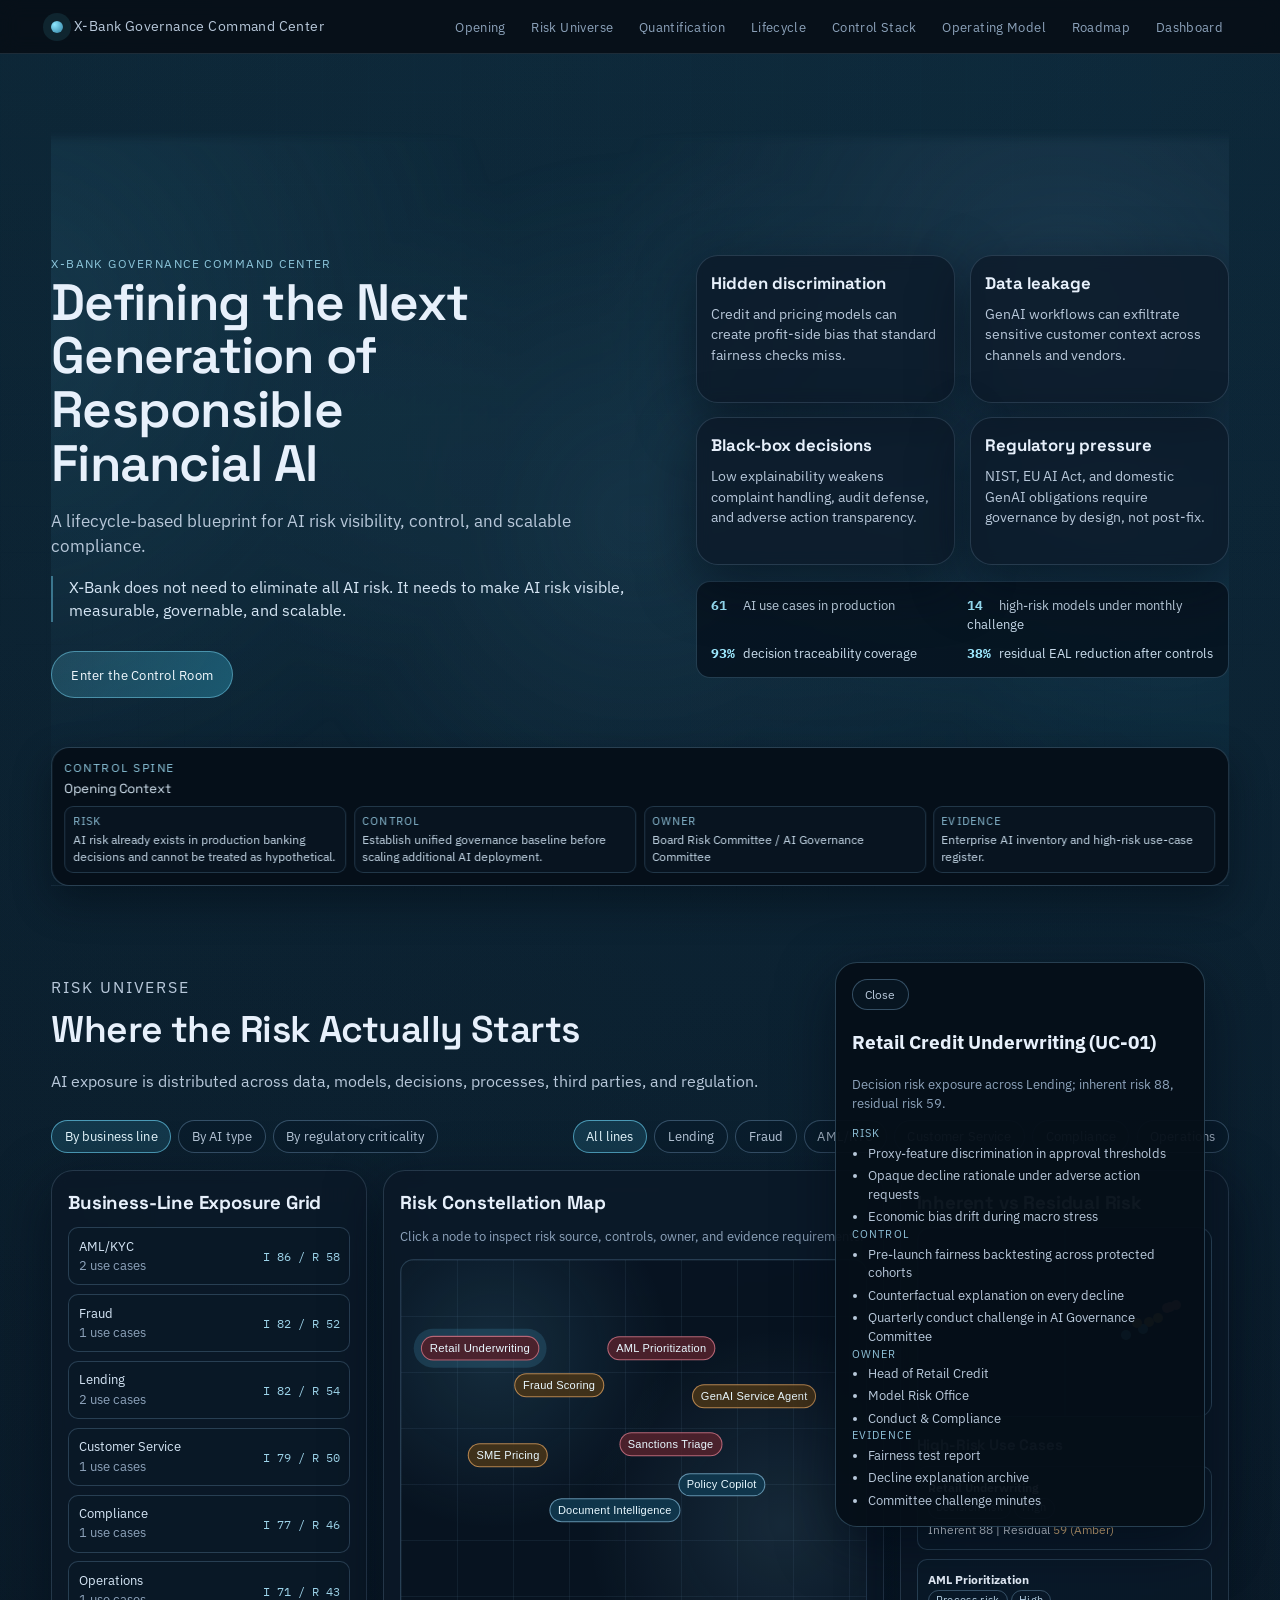
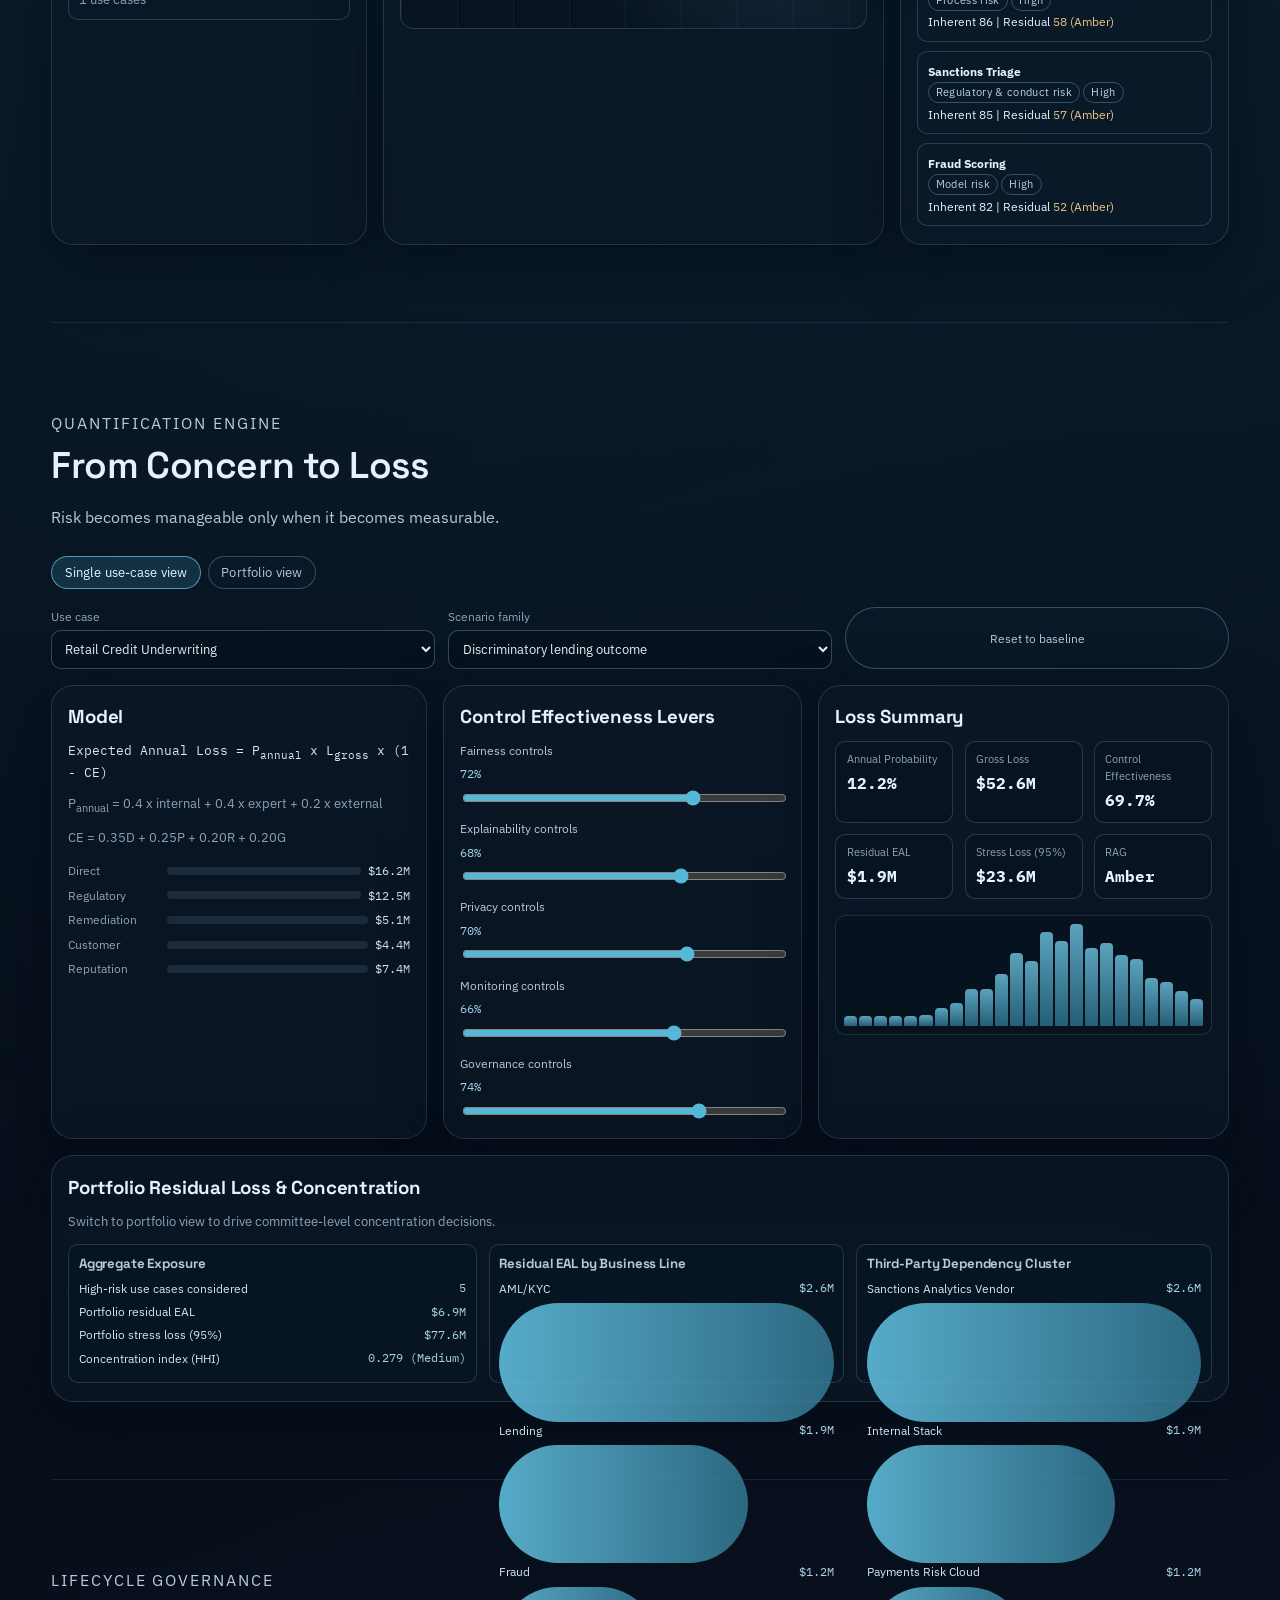
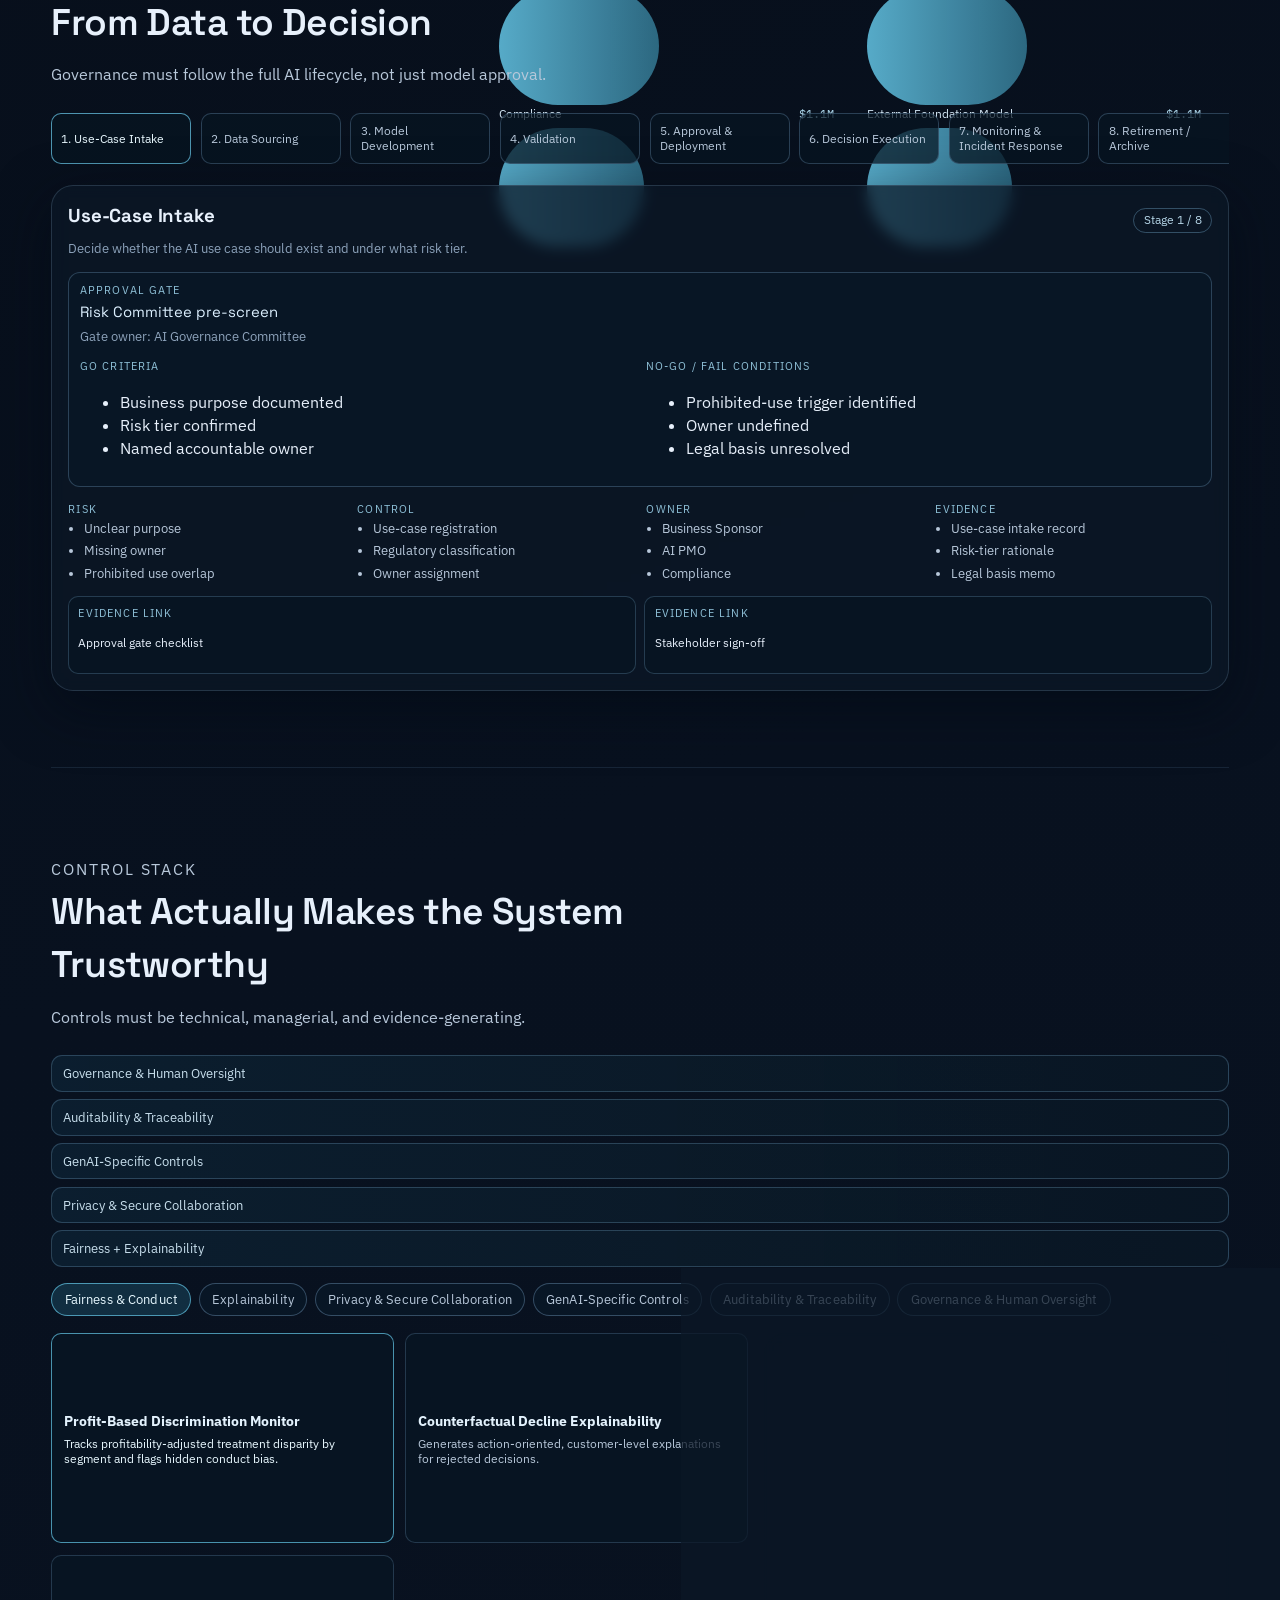
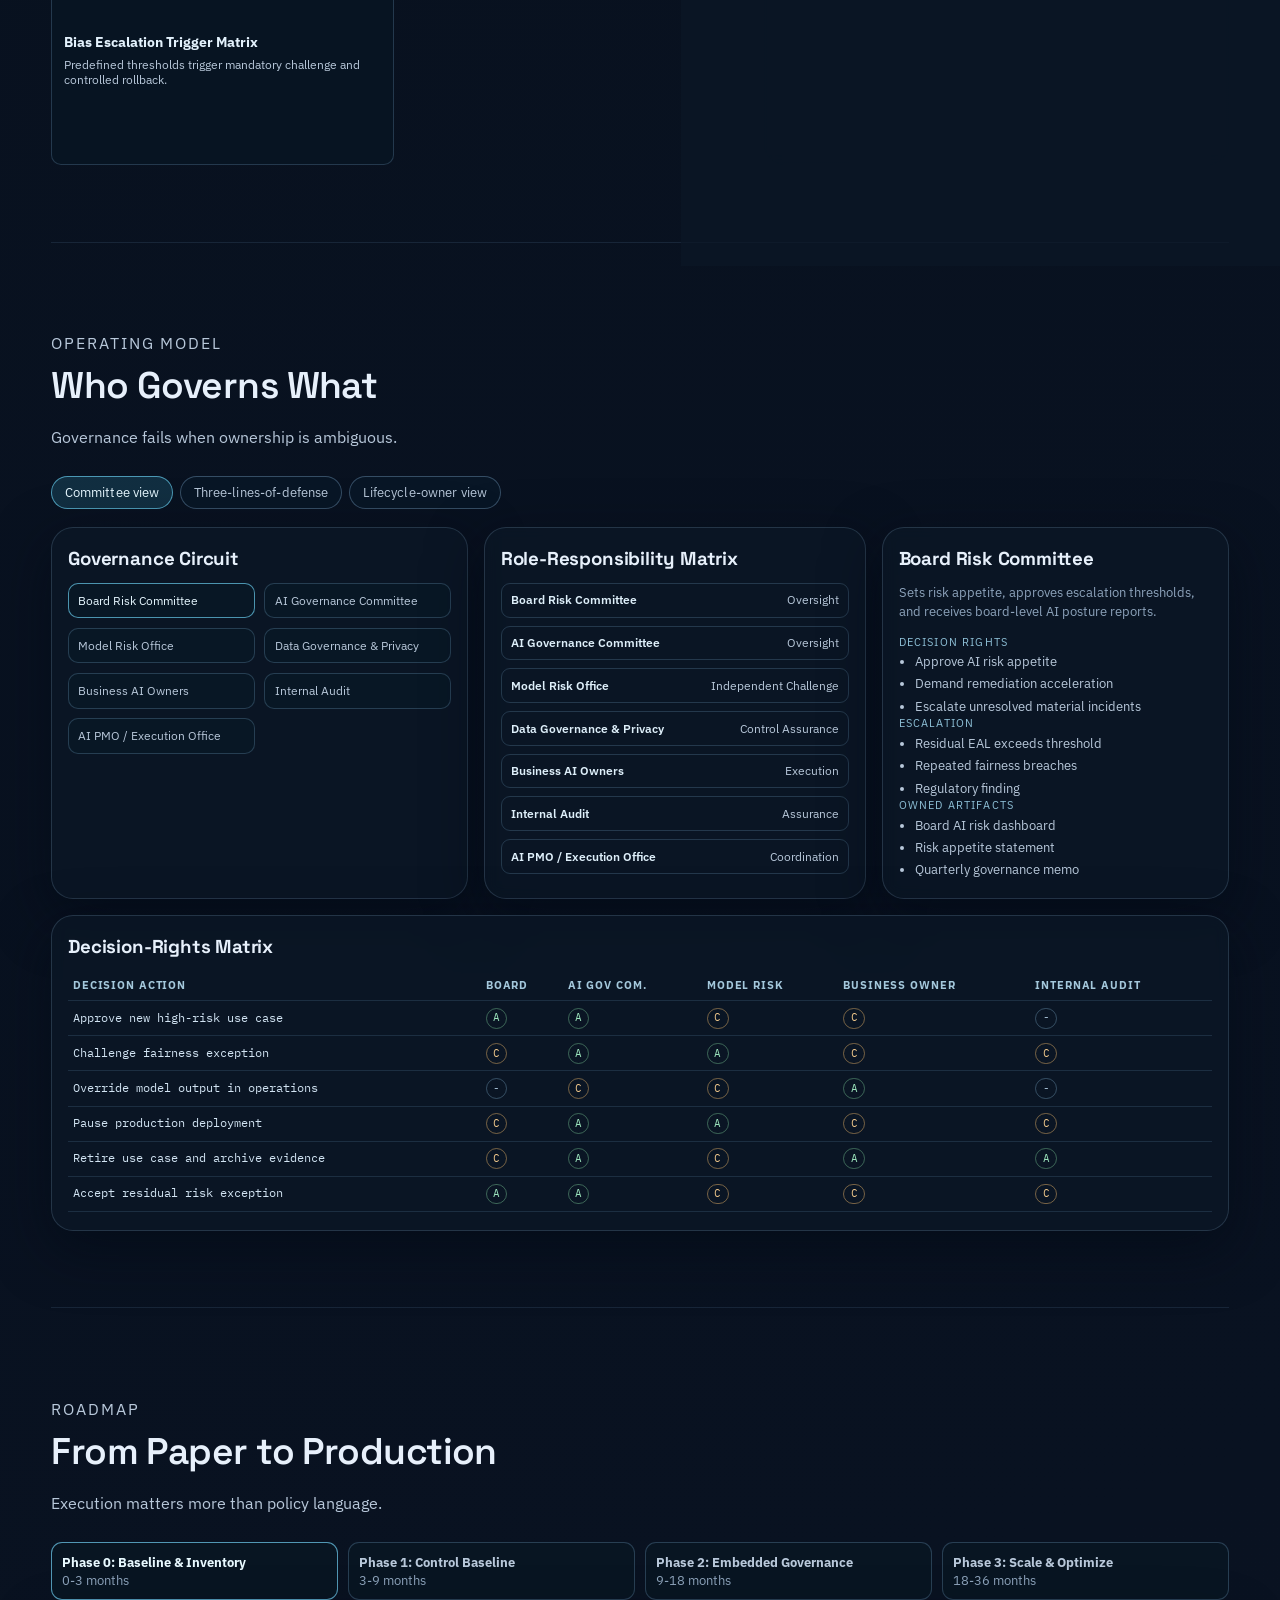
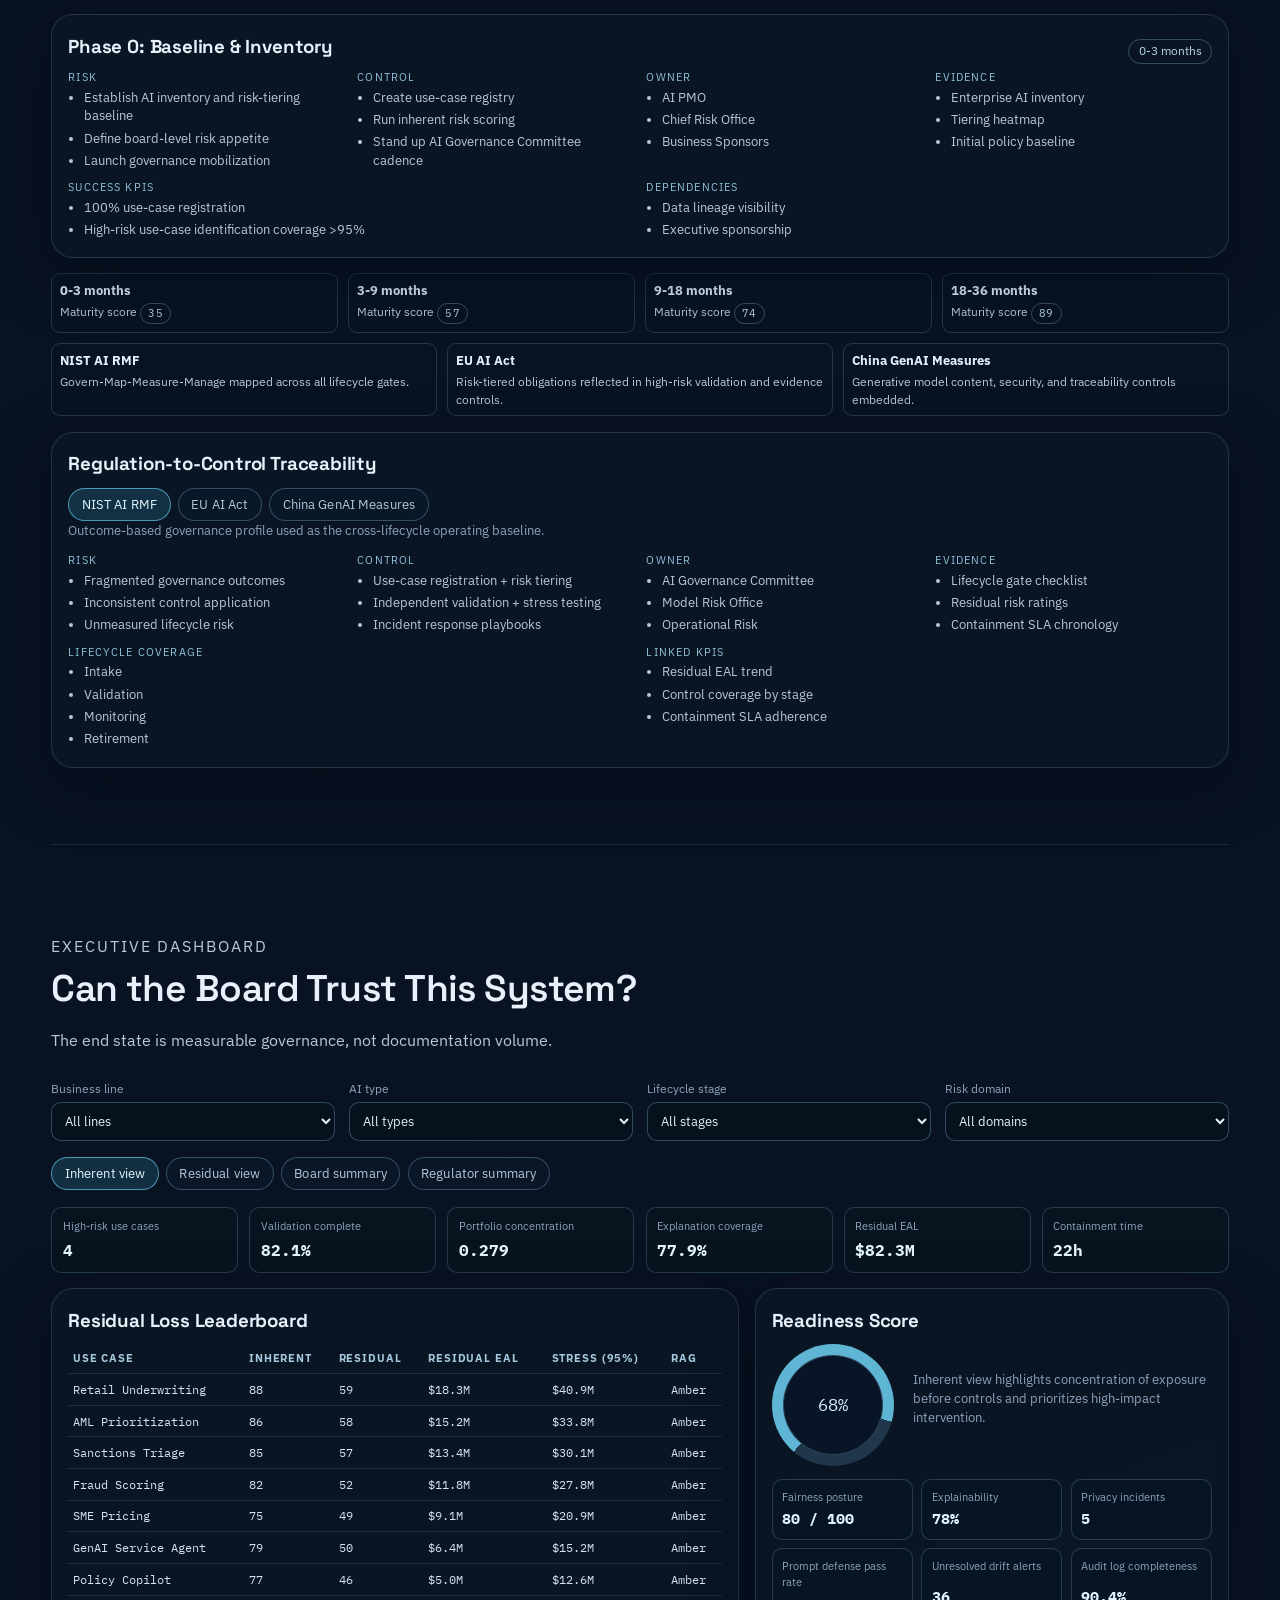
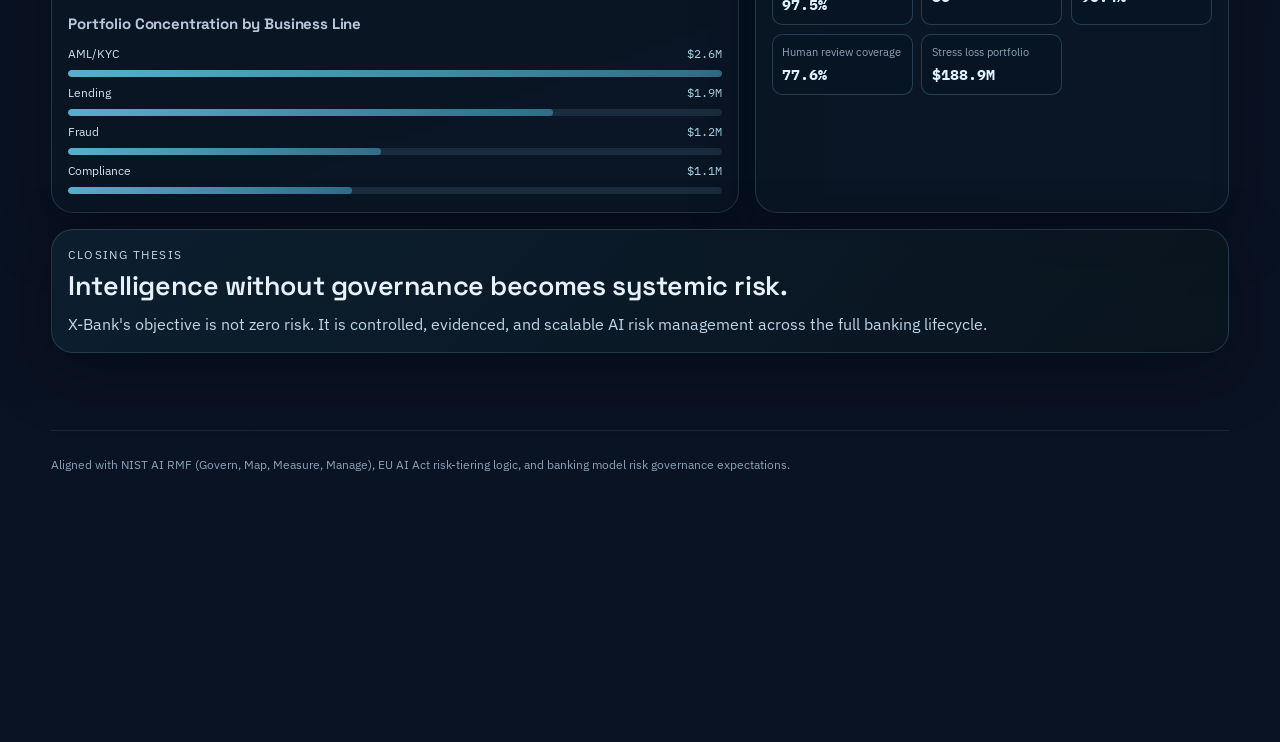
<file: projects/deloitte/index.html>
<!DOCTYPE html>
<html lang="en">
<head>
  <meta charset="UTF-8" />
  <meta name="viewport" content="width=device-width, initial-scale=1.0" />
  <title>X-Bank AI Governance & Compliance Implementation Blueprint</title>
  <link rel="preconnect" href="https://fonts.googleapis.com" />
  <link rel="preconnect" href="https://fonts.gstatic.com" crossorigin />
  <link href="https://fonts.googleapis.com/css2?family=IBM+Plex+Mono:wght@400;500;600&family=IBM+Plex+Sans:wght@400;500;600;700&family=Space+Grotesk:wght@500;600;700&display=swap" rel="stylesheet" />
  <link rel="stylesheet" href="styles.css" />
</head>
<body>
  <div class="ambient-layer" aria-hidden="true"></div>
  <header class="topbar">
    <div class="topbar-brand">
      <span class="brand-mark"></span>
      <span>X-Bank Governance Command Center</span>
    </div>
    <nav class="topbar-nav" aria-label="Section navigation">
      <a href="#hero">Opening</a>
      <a href="#risk-universe">Risk Universe</a>
      <a href="#quantification">Quantification</a>
      <a href="#lifecycle">Lifecycle</a>
      <a href="#control-stack">Control Stack</a>
      <a href="#operating-model">Operating Model</a>
      <a href="#roadmap">Roadmap</a>
      <a href="#executive-dashboard">Dashboard</a>
    </nav>
  </header>

  <aside id="controlSpine" class="control-spine" aria-live="polite">
    <p class="eyebrow">Control Spine</p>
    <p class="spine-title" id="spineSection">Opening Context</p>
    <div class="spine-grid">
      <div class="spine-item">
        <p class="label">Risk</p>
        <p id="spineRisk">Cross-domain AI risk concentration not yet quantified.</p>
      </div>
      <div class="spine-item">
        <p class="label">Control</p>
        <p id="spineControl">Lifecycle controls and challenge gates are being initialized.</p>
      </div>
      <div class="spine-item">
        <p class="label">Owner</p>
        <p id="spineOwner">AI Governance Committee + Business AI Owner.</p>
      </div>
      <div class="spine-item">
        <p class="label">Evidence</p>
        <p id="spineEvidence">Decision logs, validation packs, and incident chronology.</p>
      </div>
    </div>
  </aside>

  <main>
    <section class="pdf-nav-card print-only" aria-label="PDF navigation">
      <p class="eyebrow">Navigation</p>
      <h2>X-Bank AI Governance & Compliance Implementation Blueprint</h2>
      <p class="micro-copy">Click any module below to jump to the section in PDF reader.</p>
      <div class="pdf-nav-links">
        <a href="#hero">1. Opening</a>
        <a href="#risk-universe">2. Risk Universe</a>
        <a href="#quantification">3. Quantification Engine</a>
        <a href="#lifecycle">4. Lifecycle Governance</a>
        <a href="#control-stack">5. Control Stack</a>
        <a href="#operating-model">6. Operating Model</a>
        <a href="#roadmap">7. Roadmap</a>
        <a href="#executive-dashboard">8. Executive Dashboard</a>
      </div>
    </section>

    <section id="hero" class="panel hero-panel reveal">
      <div class="hero-network" aria-hidden="true"></div>
      <div class="hero-grid">
        <div class="hero-copy">
          <p class="eyebrow">X-Bank Governance Command Center</p>
          <h1>Defining the Next Generation of Responsible Financial AI</h1>
          <p class="lead">A lifecycle-based blueprint for AI risk visibility, control, and scalable compliance.</p>
          <p class="thesis-line">X-Bank does not need to eliminate all AI risk. It needs to make AI risk visible, measurable, governable, and scalable.</p>
          <button id="enterControlRoom" class="cta-button" type="button">Enter the Control Room</button>
        </div>
        <div class="hero-side">
          <div class="risk-pulse-grid">
            <article class="risk-pulse-card" tabindex="0" data-teaser="Bias can stay hidden even when parity ratios look compliant.">
              <h3>Hidden discrimination</h3>
              <p>Credit and pricing models can create profit-side bias that standard fairness checks miss.</p>
            </article>
            <article class="risk-pulse-card" tabindex="0" data-teaser="Prompt leakage and weak lineage controls expand privacy exposure.">
              <h3>Data leakage</h3>
              <p>GenAI workflows can exfiltrate sensitive customer context across channels and vendors.</p>
            </article>
            <article class="risk-pulse-card" tabindex="0" data-teaser="Opaque denials raise both conduct risk and remediation burden.">
              <h3>Black-box decisions</h3>
              <p>Low explainability weakens complaint handling, audit defense, and adverse action transparency.</p>
            </article>
            <article class="risk-pulse-card" tabindex="0" data-teaser="Cross-jurisdiction requirements now demand auditable lifecycle controls.">
              <h3>Regulatory pressure</h3>
              <p>NIST, EU AI Act, and domestic GenAI obligations require governance by design, not post-fix.</p>
            </article>
          </div>
          <div class="hero-kpi-ticker" id="heroKpiTicker" aria-live="polite">
            <span><strong>61</strong> AI use cases in production</span>
            <span><strong>14</strong> high-risk models under monthly challenge</span>
            <span><strong>93%</strong> decision traceability coverage</span>
            <span><strong>38%</strong> residual EAL reduction after controls</span>
          </div>
        </div>
      </div>
    </section>

    <section id="risk-universe" class="panel reveal">
      <header class="section-head">
        <p class="eyebrow">Risk Universe</p>
        <h2>Where the Risk Actually Starts</h2>
        <p>AI exposure is distributed across data, models, decisions, processes, third parties, and regulation.</p>
      </header>

      <div class="control-row">
        <div class="pill-group" id="riskViewMode" role="tablist" aria-label="Risk universe perspective">
          <button class="pill active" data-view="business">By business line</button>
          <button class="pill" data-view="ai">By AI type</button>
          <button class="pill" data-view="regulatory">By regulatory criticality</button>
        </div>
        <div class="pill-group" id="businessFilter" role="tablist" aria-label="Business line filter">
          <button class="pill active" data-business="All">All lines</button>
          <button class="pill" data-business="Lending">Lending</button>
          <button class="pill" data-business="Fraud">Fraud</button>
          <button class="pill" data-business="AML/KYC">AML/KYC</button>
          <button class="pill" data-business="Customer Service">Customer Service</button>
          <button class="pill" data-business="Compliance">Compliance</button>
          <button class="pill" data-business="Operations">Operations</button>
        </div>
      </div>

      <div class="risk-layout">
        <article class="glass-card">
          <h3>Business-Line Exposure Grid</h3>
          <div id="businessLineExposureGrid" class="exposure-grid"></div>
        </article>

        <article class="glass-card wide">
          <h3>Risk Constellation Map</h3>
          <p class="micro-copy">Click a node to inspect risk source, controls, owner, and evidence requirements.</p>
          <div id="riskConstellationMap" class="risk-constellation-map" role="list"></div>
        </article>

        <article class="glass-card">
          <h3>Inherent vs Residual Risk</h3>
          <div id="riskQuadrant" class="risk-quadrant"></div>
          <h4>High-Risk Use Cases</h4>
          <div id="highRiskCards" class="high-risk-cards"></div>
        </article>
      </div>

      <aside id="useCaseRiskDrawer" class="side-drawer" aria-live="polite">
        <button id="closeRiskDrawer" class="ghost-button" type="button">Close</button>
        <h3 id="drawerUseCaseName">Select a use case</h3>
        <p id="drawerDefinition" class="micro-copy">Risk detail will appear here.</p>
        <div class="drawer-block">
          <p class="label">Risk</p>
          <ul id="drawerRiskDrivers"></ul>
        </div>
        <div class="drawer-block">
          <p class="label">Control</p>
          <ul id="drawerControls"></ul>
        </div>
        <div class="drawer-block">
          <p class="label">Owner</p>
          <ul id="drawerOwners"></ul>
        </div>
        <div class="drawer-block">
          <p class="label">Evidence</p>
          <ul id="drawerEvidence"></ul>
        </div>
      </aside>
    </section>

    <section id="quantification" class="panel reveal">
      <header class="section-head">
        <p class="eyebrow">Quantification Engine</p>
        <h2>From Concern to Loss</h2>
        <p>Risk becomes manageable only when it becomes measurable.</p>
      </header>

      <div class="control-row">
        <div class="pill-group" id="quantViewMode" role="tablist" aria-label="Quantification perspective">
          <button class="pill active" data-view="single">Single use-case view</button>
          <button class="pill" data-view="portfolio">Portfolio view</button>
        </div>
      </div>

      <div class="quant-controls">
        <label>
          Use case
          <select id="quantUseCaseSelect"></select>
        </label>
        <label>
          Scenario family
          <select id="quantScenarioSelect"></select>
        </label>
        <button id="resetQuantControls" class="ghost-button" type="button">Reset to baseline</button>
      </div>

      <div class="quant-layout">
        <article class="glass-card">
          <h3>Model</h3>
          <p class="formula">Expected Annual Loss = P<sub>annual</sub> x L<sub>gross</sub> x (1 - CE)</p>
          <p class="micro-copy">P<sub>annual</sub> = 0.4 x internal + 0.4 x expert + 0.2 x external</p>
          <p class="micro-copy">CE = 0.35D + 0.25P + 0.20R + 0.20G</p>
          <div class="waterfall" id="lossWaterfallChart"></div>
        </article>

        <article class="glass-card">
          <h3>Control Effectiveness Levers</h3>
          <div id="controlSliderGroup" class="slider-group">
            <label>Fairness controls <span data-output="fairness">72%</span><input type="range" min="0" max="100" value="72" data-slider="fairness" /></label>
            <label>Explainability controls <span data-output="explainability">68%</span><input type="range" min="0" max="100" value="68" data-slider="explainability" /></label>
            <label>Privacy controls <span data-output="privacy">70%</span><input type="range" min="0" max="100" value="70" data-slider="privacy" /></label>
            <label>Monitoring controls <span data-output="monitoring">66%</span><input type="range" min="0" max="100" value="66" data-slider="monitoring" /></label>
            <label>Governance controls <span data-output="governance">74%</span><input type="range" min="0" max="100" value="74" data-slider="governance" /></label>
          </div>
        </article>

        <article class="glass-card">
          <h3>Loss Summary</h3>
          <div class="kpi-grid tight" id="quantSummaryCards">
            <div class="kpi-card"><p>Annual Probability</p><strong id="annualProbability">0.0%</strong></div>
            <div class="kpi-card"><p>Gross Loss</p><strong id="grossLoss">$0.0M</strong></div>
            <div class="kpi-card"><p>Control Effectiveness</p><strong id="controlEffectiveness">0.0%</strong></div>
            <div class="kpi-card"><p>Residual EAL</p><strong id="residualEal">$0.0M</strong></div>
            <div class="kpi-card"><p>Stress Loss (95%)</p><strong id="stressLoss">$0.0M</strong></div>
            <div class="kpi-card"><p>RAG</p><strong id="residualRag">Amber</strong></div>
          </div>
          <div class="distribution-chart" id="stressLossDistributionChart"></div>
        </article>
      </div>

      <article id="quantPortfolioPanel" class="glass-card portfolio-panel"></article>
    </section>

    <section id="lifecycle" class="panel reveal">
      <header class="section-head">
        <p class="eyebrow">Lifecycle Governance</p>
        <h2>From Data to Decision</h2>
        <p>Governance must follow the full AI lifecycle, not just model approval.</p>
      </header>

      <div id="lifecycleRail" class="lifecycle-rail" role="tablist" aria-label="Lifecycle stages"></div>

      <article class="glass-card lifecycle-detail" id="lifecycleDetailPanel">
        <div class="lifecycle-head">
          <h3 id="lifecycleStageTitle">Select a stage</h3>
          <p id="lifecycleProgress" class="chip">Stage 0 / 8</p>
        </div>
        <p id="lifecycleStageGoal" class="micro-copy"></p>
        <div class="gate-panel">
          <p class="label">Approval Gate</p>
          <p id="lifecycleApprovalGate" class="gate-title">No gate selected</p>
          <p id="lifecycleGateOwner" class="micro-copy"></p>
          <div class="gate-columns">
            <div>
              <p class="label">Go Criteria</p>
              <ul id="lifecycleGoCriteria"></ul>
            </div>
            <div>
              <p class="label">No-Go / Fail Conditions</p>
              <ul id="lifecycleNoGoConditions"></ul>
            </div>
          </div>
        </div>
        <div class="detail-columns">
          <div>
            <p class="label">Risk</p>
            <ul id="lifecycleRisks"></ul>
          </div>
          <div>
            <p class="label">Control</p>
            <ul id="lifecycleControls"></ul>
          </div>
          <div>
            <p class="label">Owner</p>
            <ul id="lifecycleOwners"></ul>
          </div>
          <div>
            <p class="label">Evidence</p>
            <ul id="lifecycleArtifacts"></ul>
          </div>
        </div>
        <div id="lifecycleEvidence" class="evidence-row"></div>
      </article>
    </section>

    <section id="control-stack" class="panel reveal">
      <header class="section-head">
        <p class="eyebrow">Control Stack</p>
        <h2>What Actually Makes the System Trustworthy</h2>
        <p>Controls must be technical, managerial, and evidence-generating.</p>
      </header>

      <div class="layered-architecture" id="layeredControlArchitecture">
        <div>Governance & Human Oversight</div>
        <div>Auditability & Traceability</div>
        <div>GenAI-Specific Controls</div>
        <div>Privacy & Secure Collaboration</div>
        <div>Fairness + Explainability</div>
      </div>

      <div class="control-row">
        <div class="pill-group" id="controlDomainTabs" role="tablist" aria-label="Control domain tabs"></div>
      </div>

      <div class="control-layout">
        <div id="controlCardGrid" class="control-card-grid"></div>
        <aside id="controlDetailDrawer" class="glass-card control-drawer">
          <h3 id="controlDetailName">Select a control</h3>
          <p id="controlDetailDescription" class="micro-copy"></p>
          <div class="drawer-block"><p class="label">Risk</p><ul id="controlMitigatedRisks"></ul></div>
          <div class="drawer-block"><p class="label">Control</p><ul id="controlLifecycleStages"></ul></div>
          <div class="drawer-block"><p class="label">Owner</p><ul id="controlOwners"></ul></div>
          <div class="drawer-block"><p class="label">Evidence</p><ul id="controlEvidence"></ul></div>
        </aside>
      </div>
    </section>

    <section id="operating-model" class="panel reveal">
      <header class="section-head">
        <p class="eyebrow">Operating Model</p>
        <h2>Who Governs What</h2>
        <p>Governance fails when ownership is ambiguous.</p>
      </header>

      <div class="control-row">
        <div class="pill-group" id="operatingViewToggle" role="tablist" aria-label="Operating model perspective">
          <button class="pill active" data-view="committee">Committee view</button>
          <button class="pill" data-view="defense">Three-lines-of-defense</button>
          <button class="pill" data-view="lifecycle">Lifecycle-owner view</button>
        </div>
      </div>

      <div class="operating-layout">
        <article class="glass-card">
          <h3>Governance Circuit</h3>
          <div id="governanceCircuitDiagram" class="governance-circuit"></div>
        </article>
        <article class="glass-card">
          <h3>Role-Responsibility Matrix</h3>
          <div id="roleResponsibilityMatrix" class="role-matrix"></div>
        </article>
        <aside class="glass-card" id="roleDetailPanel">
          <h3 id="roleDetailName">Select a governance node</h3>
          <p id="roleDetailSummary" class="micro-copy"></p>
          <div class="drawer-block"><p class="label">Decision Rights</p><ul id="roleDecisionRights"></ul></div>
          <div class="drawer-block"><p class="label">Escalation</p><ul id="roleEscalation"></ul></div>
          <div class="drawer-block"><p class="label">Owned Artifacts</p><ul id="roleArtifacts"></ul></div>
        </aside>
      </div>

      <article class="glass-card decision-rights-card">
        <h3>Decision-Rights Matrix</h3>
        <table class="leaderboard decision-rights-table">
          <thead>
            <tr>
              <th>Decision Action</th>
              <th>Board</th>
              <th>AI Gov Com.</th>
              <th>Model Risk</th>
              <th>Business Owner</th>
              <th>Internal Audit</th>
            </tr>
          </thead>
          <tbody id="decisionRightsMatrix"></tbody>
        </table>
      </article>
    </section>

    <section id="roadmap" class="panel reveal">
      <header class="section-head">
        <p class="eyebrow">Roadmap</p>
        <h2>From Paper to Production</h2>
        <p>Execution matters more than policy language.</p>
      </header>

      <div id="transformationRoadmap" class="roadmap-track"></div>

      <article class="glass-card" id="phaseDetailPanel">
        <div class="lifecycle-head">
          <h3 id="phaseDetailTitle">Select a phase</h3>
          <p id="phaseDetailHorizon" class="chip"></p>
        </div>
        <div class="detail-columns">
          <div>
            <p class="label">Risk</p>
            <ul id="phaseObjectives"></ul>
          </div>
          <div>
            <p class="label">Control</p>
            <ul id="phaseActions"></ul>
          </div>
          <div>
            <p class="label">Owner</p>
            <ul id="phaseOwners"></ul>
          </div>
          <div>
            <p class="label">Evidence</p>
            <ul id="phaseDeliverables"></ul>
          </div>
        </div>
        <div class="metrics-row">
          <div><p class="label">Success KPIs</p><ul id="phaseMetrics"></ul></div>
          <div><p class="label">Dependencies</p><ul id="phaseDependencies"></ul></div>
        </div>
      </article>

      <div id="maturityScoreStrip" class="maturity-strip"></div>
      <div id="regulatoryTimelineStrip" class="regulatory-strip"></div>

      <article class="glass-card traceability-card">
        <h3>Regulation-to-Control Traceability</h3>
        <div class="pill-group" id="regulationTraceTabs" role="tablist" aria-label="Regulation traceability themes"></div>
        <p id="regulationTraceTimeline" class="micro-copy"></p>
        <div class="detail-columns">
          <div>
            <p class="label">Risk</p>
            <ul id="traceRisks"></ul>
          </div>
          <div>
            <p class="label">Control</p>
            <ul id="traceControls"></ul>
          </div>
          <div>
            <p class="label">Owner</p>
            <ul id="traceOwners"></ul>
          </div>
          <div>
            <p class="label">Evidence</p>
            <ul id="traceEvidence"></ul>
          </div>
        </div>
        <div class="metrics-row">
          <div>
            <p class="label">Lifecycle Coverage</p>
            <ul id="traceStages"></ul>
          </div>
          <div>
            <p class="label">Linked KPIs</p>
            <ul id="traceKpis"></ul>
          </div>
        </div>
      </article>
    </section>

    <section id="executive-dashboard" class="panel reveal">
      <header class="section-head">
        <p class="eyebrow">Executive Dashboard</p>
        <h2>Can the Board Trust This System?</h2>
        <p>The end state is measurable governance, not documentation volume.</p>
      </header>

      <div class="dashboard-filters">
        <label>Business line
          <select id="dashboardBusinessFilter">
            <option value="All">All lines</option>
            <option value="Lending">Lending</option>
            <option value="Fraud">Fraud</option>
            <option value="AML/KYC">AML/KYC</option>
            <option value="Customer Service">Customer Service</option>
            <option value="Compliance">Compliance</option>
            <option value="Operations">Operations</option>
          </select>
        </label>
        <label>AI type
          <select id="dashboardAiFilter">
            <option value="All">All types</option>
            <option value="Predictive">Predictive</option>
            <option value="GenAI">GenAI</option>
            <option value="Hybrid">Hybrid</option>
          </select>
        </label>
        <label>Lifecycle stage
          <select id="dashboardStageFilter">
            <option value="All">All stages</option>
            <option value="Intake">Intake</option>
            <option value="Development">Development</option>
            <option value="Validation">Validation</option>
            <option value="Monitoring">Monitoring</option>
          </select>
        </label>
        <label>Risk domain
          <select id="dashboardDomainFilter">
            <option value="All">All domains</option>
            <option value="Fairness">Fairness</option>
            <option value="Explainability">Explainability</option>
            <option value="Privacy">Privacy</option>
            <option value="GenAI">GenAI</option>
            <option value="Model Risk">Model Risk</option>
          </select>
        </label>
      </div>

      <div class="control-row">
        <div class="pill-group" id="dashboardViewToggle" role="tablist" aria-label="Dashboard perspective">
          <button class="pill active" data-view="inherent">Inherent view</button>
          <button class="pill" data-view="residual">Residual view</button>
          <button class="pill" data-view="board">Board summary</button>
          <button class="pill" data-view="regulator">Regulator summary</button>
        </div>
      </div>

      <div id="kpiCockpit" class="kpi-grid"></div>

      <div class="dashboard-layout">
        <article class="glass-card">
          <h3>Residual Loss Leaderboard</h3>
          <table class="leaderboard">
            <thead>
              <tr>
                <th>Use case</th>
                <th>Inherent</th>
                <th>Residual</th>
                <th>Residual EAL</th>
                <th>Stress (95%)</th>
                <th>RAG</th>
              </tr>
            </thead>
            <tbody id="residualLossLeaderboard"></tbody>
          </table>
          <h4>Portfolio Concentration by Business Line</h4>
          <div id="dashboardConcentration" class="concentration-bars"></div>
        </article>

        <article class="glass-card">
          <h3>Readiness Score</h3>
          <div class="readiness-wrap">
            <div id="readinessScoreGauge" class="readiness-gauge"><span id="readinessValue">0%</span></div>
            <p id="readinessNarrative" class="micro-copy"></p>
          </div>
          <div class="mini-panels" id="miniRiskPanels"></div>
        </article>
      </div>

      <article class="thesis-card">
        <p class="eyebrow">Closing Thesis</p>
        <h3>Intelligence without governance becomes systemic risk.</h3>
        <p>X-Bank's objective is not zero risk. It is controlled, evidenced, and scalable AI risk management across the full banking lifecycle.</p>
      </article>
    </section>
  </main>

  <footer class="page-footer">
    <p>Aligned with NIST AI RMF (Govern, Map, Measure, Manage), EU AI Act risk-tiering logic, and banking model risk governance expectations.</p>
  </footer>

  <script src="app.js"></script>
</body>
</html>
</file>
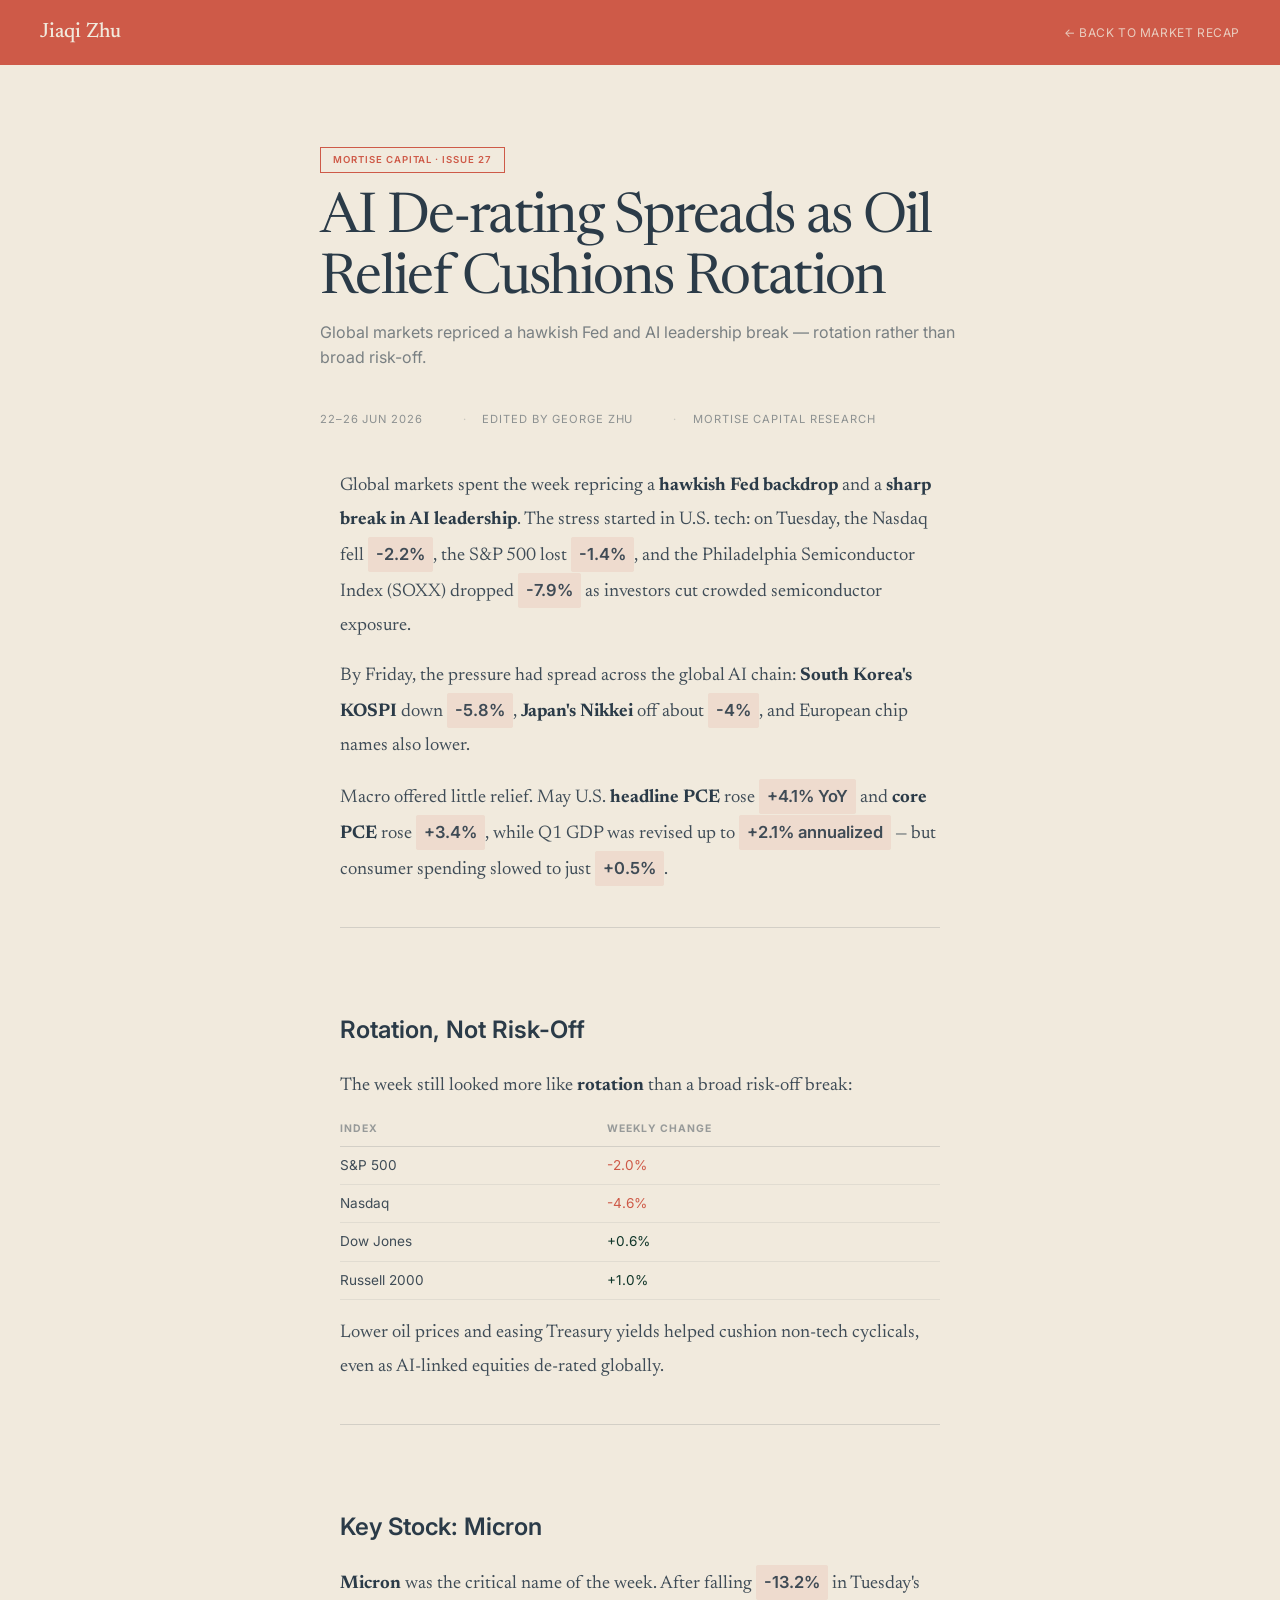
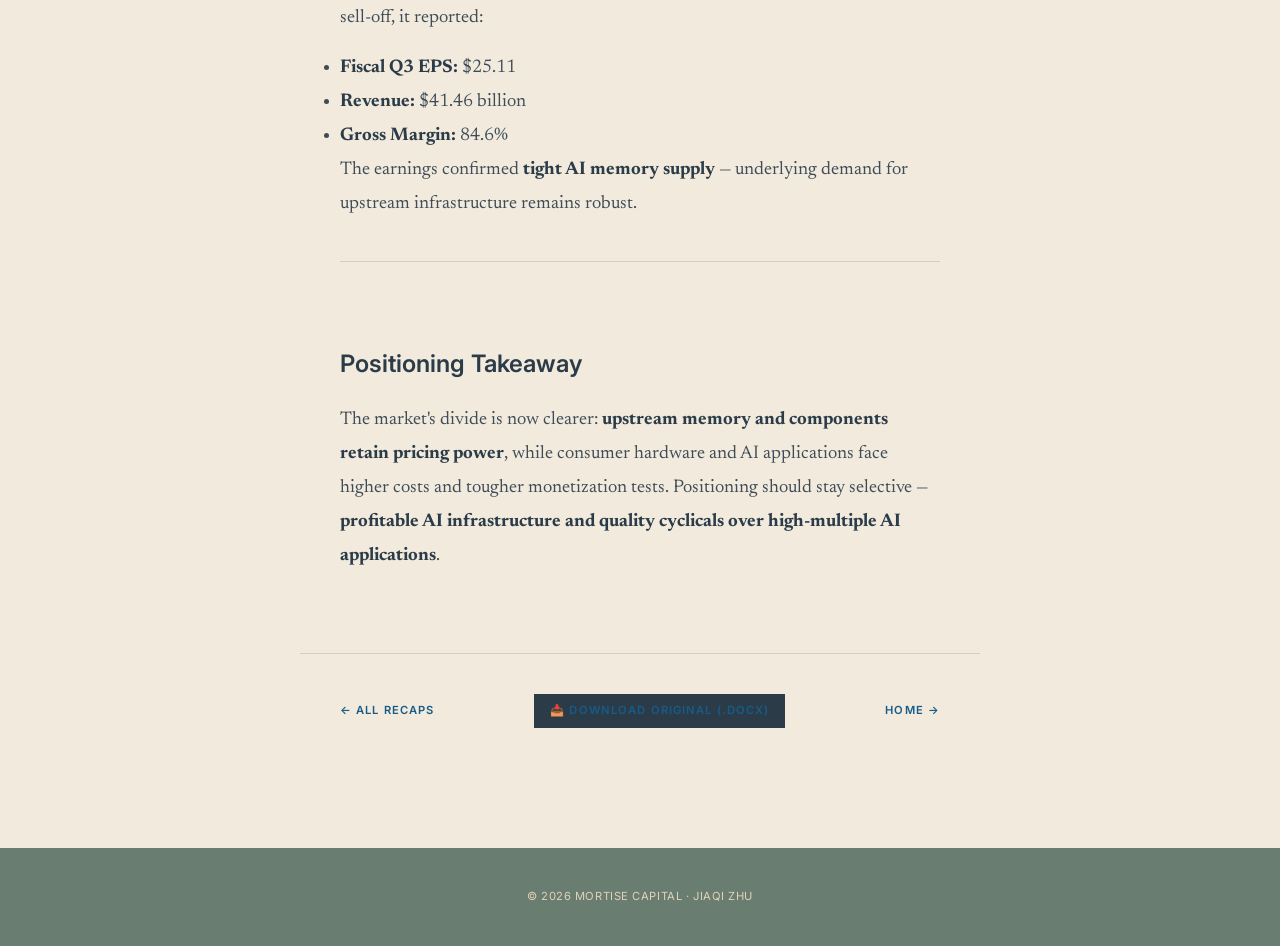
<file: market-recap/jun22-26-2026.html>
<!DOCTYPE html>
<html lang="en">
<head>
    <meta charset="UTF-8">
    <meta name="viewport" content="width=device-width, initial-scale=1.0">
    <title>Weekly Recap · Jun 22–26, 2026 — Mortise Capital</title>
    <link rel="preconnect" href="https://fonts.googleapis.com">
    <link rel="preconnect" href="https://fonts.gstatic.com" crossorigin>
    <link href="https://fonts.googleapis.com/css2?family=Inter:wght@400;500;600&family=Newsreader:opsz,wght@6..72,200;6..72,400;6..72,500&display=swap" rel="stylesheet">
    <style>
        :root {
            --color-sky: #175C88; --color-coral: #CE5A48; --color-forest: #10362A;
            --color-paper: #F1EADD; --color-ink: #2B3B48; --color-sand: #D5C4A1;
            --line-ink: rgba(43,59,72,0.15);
            --font-serif: 'Newsreader','Times New Roman',serif;
            --font-sans: 'Inter',-apple-system,sans-serif;
            --space-xs: 0.5rem; --space-sm: 1rem; --space-md: 2.5rem; --space-lg: 5rem;
        }
        * { margin:0; padding:0; box-sizing:border-box; -webkit-font-smoothing:antialiased; }
        body { background:var(--color-paper); color:var(--color-ink); font-family:var(--font-sans); line-height:1.6; }
        ::selection { background:var(--color-coral); color:var(--color-paper); }
        a { color:var(--color-sky); text-decoration:none; transition:opacity 0.2s; }
        a:hover { opacity:0.6; }

        .nav-bar { background:var(--color-coral); padding:var(--space-sm) var(--space-md); display:flex; justify-content:space-between; align-items:center; }
        .nav-brand { font-family:var(--font-serif); font-size:1.3rem; font-weight:500; color:var(--color-paper); }
        .nav-back { font-size:0.75rem; text-transform:uppercase; letter-spacing:0.05em; color:var(--color-paper); opacity:0.8; }

        .recap-header { max-width:720px; margin:0 auto; padding:var(--space-lg) var(--space-md) var(--space-md); }
        .recap-label { display:inline-block; font-size:0.6rem; text-transform:uppercase; letter-spacing:0.1em; font-weight:600; padding:4px 12px; border:1px solid var(--color-coral); color:var(--color-coral); margin-bottom:var(--space-sm); }
        .recap-title { font-family:var(--font-serif); font-size:clamp(2rem,5vw,3.5rem); font-weight:400; letter-spacing:-0.03em; line-height:1.1; margin-bottom:var(--space-xs); }
        .recap-subtitle { font-size:1rem; opacity:0.6; margin-bottom:var(--space-md); }
        .recap-meta { font-size:0.7rem; text-transform:uppercase; letter-spacing:0.08em; opacity:0.5; display:flex; gap:var(--space-md); align-items:center; flex-wrap:wrap; }
        .recap-meta span+span::before { content:'·'; margin-right:var(--space-sm); opacity:0.4; }

        .recap-body { max-width:680px; margin:0 auto; padding:0 var(--space-md); font-family:var(--font-serif); font-size:1.15rem; line-height:1.85; color:rgba(43,59,72,0.9); }
        .recap-body h2 { font-family:var(--font-sans); font-size:1.5rem; font-weight:600; color:var(--color-ink); margin:var(--space-lg) 0 var(--space-sm); }
        .recap-body p { margin-bottom:var(--space-sm); }
        .recap-body strong { color:var(--color-ink); }
        .recap-body .data-point { display:inline-block; background:rgba(206,90,72,0.1); padding:2px 8px; border-radius:2px; font-family:var(--font-sans); font-size:0.9em; font-weight:600; }
        .recap-body .divider { border:none; border-top:1px solid var(--line-ink); margin:var(--space-md) 0; }

        .data-table { width:100%; border-collapse:collapse; margin:var(--space-sm) 0; font-family:var(--font-sans); font-size:0.85rem; }
        .data-table th { text-align:left; font-size:0.65rem; text-transform:uppercase; letter-spacing:0.1em; opacity:0.5; padding-bottom:8px; border-bottom:1px solid var(--line-ink); }
        .data-table td { padding:6px 0; border-bottom:1px solid rgba(43,59,72,0.08); }
        .data-table .pos { color:var(--color-forest); }
        .data-table .neg { color:var(--color-coral); }

        .recap-footer { max-width:680px; margin:var(--space-lg) auto; padding:var(--space-md); border-top:1px solid var(--line-ink); display:flex; justify-content:space-between; align-items:center; flex-wrap:wrap; gap:var(--space-sm); }
        .recap-footer a { font-size:0.7rem; text-transform:uppercase; letter-spacing:0.1em; font-weight:600; color:var(--color-sky); }
        .btn-dl { display:inline-block; padding:8px 16px; background:var(--color-ink); color:var(--color-paper); font-size:0.65rem; text-transform:uppercase; letter-spacing:0.08em; font-weight:600; }
        .btn-dl:hover { background:var(--color-coral); color:var(--color-paper); opacity:1; }

        .site-footer { background:var(--color-forest); color:var(--color-sand); padding:var(--space-md); text-align:center; font-size:0.7rem; opacity:0.6; text-transform:uppercase; letter-spacing:0.05em; }

        @media(max-width:768px) { .recap-body{font-size:1.05rem;} .recap-header{padding-top:var(--space-md);} }
    </style>
</head>
<body>

    <div class="nav-bar">
        <a href="../../index.html" class="nav-brand">Jiaqi Zhu</a>
        <a href="../index.html" class="nav-back">← Back to Market Recap</a>
    </div>

    <div class="recap-header">
        <span class="recap-label">Mortise Capital · Issue 27</span>
        <h1 class="recap-title">AI De-rating Spreads as Oil Relief Cushions Rotation</h1>
        <p class="recap-subtitle">Global markets repriced a hawkish Fed and AI leadership break — rotation rather than broad risk-off.</p>
        <div class="recap-meta">
            <span>22–26 Jun 2026</span>
            <span>Edited by George ZHU</span>
            <span>Mortise Capital Research</span>
        </div>
    </div>

    <div class="recap-body">

        <p>Global markets spent the week repricing a <strong>hawkish Fed backdrop</strong> and a <strong>sharp break in AI leadership</strong>. The stress started in U.S. tech: on Tuesday, the Nasdaq fell <span class="data-point">-2.2%</span>, the S&P 500 lost <span class="data-point">-1.4%</span>, and the Philadelphia Semiconductor Index (SOXX) dropped <span class="data-point">-7.9%</span> as investors cut crowded semiconductor exposure.</p>

        <p>By Friday, the pressure had spread across the global AI chain: <strong>South Korea's KOSPI</strong> down <span class="data-point">-5.8%</span>, <strong>Japan's Nikkei</strong> off about <span class="data-point">-4%</span>, and European chip names also lower.</p>

        <p>Macro offered little relief. May U.S. <strong>headline PCE</strong> rose <span class="data-point">+4.1% YoY</span> and <strong>core PCE</strong> rose <span class="data-point">+3.4%</span>, while Q1 GDP was revised up to <span class="data-point">+2.1% annualized</span> — but consumer spending slowed to just <span class="data-point">+0.5%</span>.</p>

        <hr class="divider">

        <h2>Rotation, Not Risk-Off</h2>

        <p>The week still looked more like <strong>rotation</strong> than a broad risk-off break:</p>

        <table class="data-table">
            <thead><tr><th>Index</th><th>Weekly Change</th></tr></thead>
            <tbody>
                <tr><td>S&P 500</td><td class="neg">-2.0%</td></tr>
                <tr><td>Nasdaq</td><td class="neg">-4.6%</td></tr>
                <tr><td>Dow Jones</td><td class="pos">+0.6%</td></tr>
                <tr><td>Russell 2000</td><td class="pos">+1.0%</td></tr>
            </tbody>
        </table>

        <p>Lower oil prices and easing Treasury yields helped cushion non-tech cyclicals, even as AI-linked equities de-rated globally.</p>

        <hr class="divider">

        <h2>Key Stock: Micron</h2>

        <p><strong>Micron</strong> was the critical name of the week. After falling <span class="data-point">-13.2%</span> in Tuesday's sell-off, it reported:</p>
        <ul>
            <li><strong>Fiscal Q3 EPS:</strong> $25.11</li>
            <li><strong>Revenue:</strong> $41.46 billion</li>
            <li><strong>Gross Margin:</strong> 84.6%</li>
        </ul>
        <p>The earnings confirmed <strong>tight AI memory supply</strong> — underlying demand for upstream infrastructure remains robust.</p>

        <hr class="divider">

        <h2>Positioning Takeaway</h2>

        <p>The market's divide is now clearer: <strong>upstream memory and components retain pricing power</strong>, while consumer hardware and AI applications face higher costs and tougher monetization tests. Positioning should stay selective — <strong>profitable AI infrastructure and quality cyclicals over high-multiple AI applications</strong>.</p>

    </div>

    <div class="recap-footer">
        <a href="../index.html">← All Recaps</a>
        <div>
            <a href="../../assets/Mortise_Capital_Weekly_Recap_Jun22-26_2026.docx" class="btn-dl">📥 Download Original (.docx)</a>
        </div>
        <a href="../../index.html">Home →</a>
    </div>

    <footer class="site-footer">© 2026 Mortise Capital · Jiaqi Zhu</footer>

</body>
</html>
</file>
<file: projects/deloitte/styles.css>
:root {
  --bg-primary: #050a12;
  --bg-secondary: #0a1523;
  --bg-panel: rgba(12, 24, 38, 0.74);
  --bg-panel-solid: #0d1a2a;
  --border-soft: rgba(121, 154, 182, 0.24);
  --border-strong: rgba(123, 194, 219, 0.45);
  --text-primary: #e7f0fb;
  --text-secondary: #b8c8da;
  --text-muted: #8da3bb;
  --accent: #56b8d7;
  --accent-deep: #1f7b98;
  --amber: #c88c3d;
  --critical: #bb6572;
  --success: #5f997e;
  --shadow: 0 18px 55px rgba(2, 10, 20, 0.55);
  --radius-lg: 22px;
  --radius-md: 14px;
  --radius-sm: 10px;
  --container: min(1320px, 92vw);
}

* {
  box-sizing: border-box;
}

html {
  scroll-behavior: smooth;
}

body {
  margin: 0;
  font-family: "IBM Plex Sans", sans-serif;
  color: var(--text-primary);
  background:
    radial-gradient(circle at 15% -10%, rgba(38, 120, 157, 0.26), transparent 40%),
    radial-gradient(circle at 88% 0%, rgba(24, 92, 128, 0.18), transparent 32%),
    linear-gradient(160deg, #050a12 0%, #08111f 46%, #0a1323 100%);
  min-height: 100vh;
  line-height: 1.45;
  padding-bottom: 220px;
}

.ambient-layer {
  position: fixed;
  inset: 0;
  pointer-events: none;
  background-image:
    linear-gradient(rgba(63, 110, 143, 0.06) 1px, transparent 1px),
    linear-gradient(90deg, rgba(63, 110, 143, 0.06) 1px, transparent 1px);
  background-size: 46px 46px;
  mask-image: radial-gradient(circle at 50% 10%, black 35%, transparent 90%);
  opacity: 0.38;
  z-index: 0;
}

.topbar {
  position: sticky;
  top: 0;
  z-index: 70;
  width: 100%;
  padding: 0.95rem 4vw;
  display: flex;
  align-items: center;
  justify-content: space-between;
  gap: 1rem;
  background: rgba(6, 12, 20, 0.84);
  border-bottom: 1px solid rgba(121, 154, 182, 0.2);
  backdrop-filter: blur(10px);
}

.topbar-brand {
  display: inline-flex;
  align-items: center;
  gap: 0.7rem;
  letter-spacing: 0.03em;
  font-size: 0.86rem;
  color: var(--text-secondary);
  white-space: nowrap;
}

.brand-mark {
  width: 0.72rem;
  height: 0.72rem;
  border-radius: 999px;
  background: radial-gradient(circle at 30% 30%, #8ce6ff, #2f7f9f);
  box-shadow: 0 0 0 8px rgba(86, 184, 215, 0.12);
}

.topbar-nav {
  display: flex;
  flex-wrap: nowrap;
  gap: 0.9rem;
  overflow-x: auto;
  scrollbar-width: thin;
}

.topbar-nav a {
  color: var(--text-muted);
  text-decoration: none;
  font-size: 0.79rem;
  letter-spacing: 0.03em;
  white-space: nowrap;
  padding: 0.15rem 0.35rem;
  border-radius: 6px;
}

.topbar-nav a:hover,
.topbar-nav a:focus-visible {
  color: var(--text-primary);
  background: rgba(81, 147, 180, 0.16);
  outline: none;
}

.control-spine {
  position: fixed;
  left: 50%;
  transform: translateX(-50%);
  bottom: 0.9rem;
  z-index: 72;
  width: var(--container);
  border: 1px solid rgba(105, 152, 183, 0.36);
  border-radius: 18px;
  padding: 0.68rem 0.78rem 0.74rem;
  background: rgba(6, 14, 24, 0.94);
  backdrop-filter: blur(10px);
  box-shadow: 0 16px 38px rgba(3, 10, 19, 0.48);
}

.spine-title {
  margin: 0.2rem 0 0.5rem;
  font-size: 0.82rem;
  color: #d8e9f6;
  font-family: "Space Grotesk", sans-serif;
}

.spine-grid {
  display: grid;
  grid-template-columns: repeat(4, minmax(0, 1fr));
  gap: 0.48rem;
}

.spine-item {
  border-radius: 9px;
  border: 1px solid rgba(102, 143, 175, 0.28);
  background: rgba(9, 24, 36, 0.78);
  padding: 0.4rem 0.44rem;
}

.spine-item p {
  margin: 0;
}

.spine-item p:last-child {
  margin-top: 0.18rem;
  font-size: 0.72rem;
  color: #c9dceb;
}

main {
  width: var(--container);
  margin: 0 auto;
  position: relative;
  z-index: 1;
}

.panel {
  position: relative;
  padding: 5.6rem 0 4.8rem;
  border-bottom: 1px solid rgba(95, 132, 166, 0.18);
}

.section-head {
  margin-bottom: 1.65rem;
  max-width: 760px;
}

.section-head h2,
.hero-copy h1,
.thesis-card h3 {
  margin: 0.22rem 0 0.85rem;
  font-family: "Space Grotesk", sans-serif;
  font-weight: 600;
  letter-spacing: -0.015em;
}

.section-head h2 {
  font-size: clamp(1.9rem, 2.9vw, 2.95rem);
}

.section-head p {
  margin: 0;
  color: var(--text-secondary);
  font-size: 1rem;
}

.eyebrow {
  font-size: 0.76rem;
  letter-spacing: 0.12em;
  text-transform: uppercase;
  color: #8cc5da;
  margin: 0;
}

.hero-panel {
  min-height: calc(100vh - 68px);
  display: flex;
  align-items: center;
  overflow: hidden;
}

.hero-network {
  position: absolute;
  inset: 10% -18% 8% -18%;
  z-index: -1;
  background:
    radial-gradient(circle at 10% 28%, rgba(70, 153, 187, 0.16), transparent 34%),
    radial-gradient(circle at 50% 56%, rgba(71, 133, 164, 0.14), transparent 42%),
    radial-gradient(circle at 76% 22%, rgba(72, 107, 138, 0.22), transparent 34%),
    radial-gradient(circle at 85% 72%, rgba(31, 114, 146, 0.13), transparent 32%);
  filter: blur(4px);
  animation: networkPulse 14s ease-in-out infinite alternate;
}

@keyframes networkPulse {
  0% {
    transform: scale(1) translateY(0px);
    opacity: 0.7;
  }
  100% {
    transform: scale(1.05) translateY(-14px);
    opacity: 0.95;
  }
}

.hero-grid {
  display: grid;
  gap: 2rem;
  grid-template-columns: 1.15fr 1fr;
  width: 100%;
}

.hero-copy h1 {
  font-size: clamp(2rem, 4vw, 3.95rem);
  line-height: 1.05;
  max-width: 15ch;
}

.hero-copy .lead {
  max-width: 58ch;
  color: var(--text-secondary);
  font-size: 1.08rem;
  margin-bottom: 1.1rem;
}

.thesis-line {
  border-left: 2px solid rgba(94, 181, 210, 0.55);
  padding-left: 1rem;
  margin: 0 0 1.8rem;
  color: #d5e5f4;
  max-width: 58ch;
}

.cta-button,
.ghost-button,
.pill,
.roadmap-phase,
.lifecycle-node,
.role-chip,
.control-card {
  font-family: "IBM Plex Sans", sans-serif;
}

.cta-button {
  padding: 0.86rem 1.2rem;
  border-radius: 999px;
  border: 1px solid rgba(99, 181, 208, 0.65);
  color: #f3faff;
  background: linear-gradient(120deg, rgba(71, 147, 174, 0.3), rgba(31, 103, 128, 0.78));
  letter-spacing: 0.02em;
  cursor: pointer;
  transition: transform 180ms ease, box-shadow 180ms ease;
}

.cta-button:hover,
.cta-button:focus-visible {
  transform: translateY(-2px);
  box-shadow: 0 9px 22px rgba(42, 121, 149, 0.35);
  outline: none;
}

.hero-side {
  display: flex;
  flex-direction: column;
  gap: 1rem;
}

.risk-pulse-grid {
  display: grid;
  grid-template-columns: repeat(2, minmax(0, 1fr));
  gap: 0.9rem;
}

.risk-pulse-card,
.glass-card,
.thesis-card {
  background: var(--bg-panel);
  border: 1px solid var(--border-soft);
  border-radius: var(--radius-lg);
  box-shadow: var(--shadow);
  backdrop-filter: blur(7px);
}

.risk-pulse-card {
  padding: 0.95rem 0.9rem 1rem;
  min-height: 148px;
  position: relative;
  transition: border-color 180ms ease, transform 180ms ease;
  overflow: hidden;
}

.risk-pulse-card h3 {
  margin: 0 0 0.55rem;
  font-family: "Space Grotesk", sans-serif;
  font-size: 1.05rem;
}

.risk-pulse-card p {
  margin: 0;
  font-size: 0.89rem;
  color: var(--text-secondary);
}

.risk-pulse-card::after {
  content: attr(data-teaser);
  position: absolute;
  inset: auto 0 0;
  padding: 0.62rem 0.75rem;
  font-size: 0.74rem;
  color: #d8edf7;
  background: linear-gradient(180deg, rgba(29, 88, 114, 0), rgba(18, 73, 98, 0.9));
  transform: translateY(100%);
  transition: transform 190ms ease;
}

.risk-pulse-card:hover,
.risk-pulse-card:focus-visible {
  border-color: rgba(104, 186, 212, 0.72);
  transform: translateY(-2px);
  outline: none;
}

.risk-pulse-card:hover::after,
.risk-pulse-card:focus-visible::after {
  transform: translateY(0);
}

.hero-kpi-ticker {
  display: grid;
  grid-template-columns: repeat(2, minmax(0, 1fr));
  gap: 0.6rem;
  padding: 0.9rem;
  border: 1px solid rgba(104, 156, 189, 0.3);
  border-radius: var(--radius-md);
  background: rgba(7, 18, 30, 0.84);
}

.hero-kpi-ticker span {
  font-size: 0.82rem;
  color: #ccdfef;
}

.hero-kpi-ticker strong {
  display: inline-block;
  min-width: 3ch;
  margin-right: 0.3rem;
  font-family: "IBM Plex Mono", monospace;
  color: #9ee9ff;
}

.control-row {
  display: flex;
  flex-wrap: wrap;
  gap: 1.1rem;
  justify-content: space-between;
  margin-bottom: 1.1rem;
}

.pill-group {
  display: flex;
  flex-wrap: wrap;
  gap: 0.45rem;
}

.pill {
  border: 1px solid rgba(108, 145, 177, 0.45);
  border-radius: 999px;
  background: rgba(9, 27, 43, 0.56);
  color: var(--text-secondary);
  font-size: 0.8rem;
  letter-spacing: 0.01em;
  padding: 0.44rem 0.78rem;
  cursor: pointer;
  transition: background-color 170ms ease, border-color 170ms ease, color 170ms ease;
}

.pill.active,
.pill:hover,
.pill:focus-visible {
  border-color: rgba(91, 183, 213, 0.78);
  color: #e7f8ff;
  background: rgba(38, 108, 136, 0.32);
  outline: none;
}

.glass-card {
  padding: 1.1rem 1rem;
}

.glass-card h3,
.glass-card h4 {
  margin: 0 0 0.65rem;
  font-family: "Space Grotesk", sans-serif;
  letter-spacing: -0.01em;
}

.glass-card h4 {
  margin-top: 1.1rem;
  font-size: 0.94rem;
  color: var(--text-secondary);
}

.micro-copy {
  font-size: 0.83rem;
  color: var(--text-muted);
  margin-top: 0;
}

.risk-layout {
  display: grid;
  grid-template-columns: 1.2fr 1.9fr 1.25fr;
  gap: 1rem;
}

.glass-card.wide {
  min-height: 470px;
}

.exposure-grid {
  display: grid;
  gap: 0.55rem;
}

.exposure-item {
  display: grid;
  grid-template-columns: 1fr auto;
  gap: 0.6rem;
  align-items: center;
  padding: 0.56rem 0.6rem;
  border-radius: var(--radius-sm);
  border: 1px solid rgba(106, 146, 178, 0.32);
  background: rgba(10, 25, 39, 0.72);
}

.exposure-item p {
  margin: 0;
  font-size: 0.82rem;
  color: #d6e7f7;
}

.exposure-item .score {
  font-family: "IBM Plex Mono", monospace;
  font-size: 0.78rem;
  color: #9dd4ea;
}

.risk-constellation-map {
  position: relative;
  min-height: 370px;
  border-radius: var(--radius-md);
  background:
    radial-gradient(circle at 20% 25%, rgba(65, 125, 158, 0.23), transparent 38%),
    radial-gradient(circle at 82% 72%, rgba(88, 136, 167, 0.19), transparent 42%),
    rgba(8, 20, 33, 0.84);
  border: 1px solid rgba(102, 141, 175, 0.31);
  overflow: hidden;
}

.risk-constellation-map::before {
  content: "";
  position: absolute;
  inset: 0;
  background-image:
    linear-gradient(rgba(91, 128, 158, 0.12) 1px, transparent 1px),
    linear-gradient(90deg, rgba(91, 128, 158, 0.12) 1px, transparent 1px);
  background-size: 56px 56px;
  pointer-events: none;
}

.risk-node {
  position: absolute;
  transform: translate(-50%, -50%);
  border-radius: 999px;
  border: 1px solid rgba(130, 182, 211, 0.72);
  background: rgba(16, 55, 77, 0.95);
  color: #e9f8ff;
  font-size: 0.69rem;
  letter-spacing: 0.02em;
  padding: 0.3rem 0.48rem;
  cursor: pointer;
  white-space: nowrap;
  transition: transform 180ms ease, box-shadow 180ms ease, border-color 180ms ease;
}

.risk-node:hover,
.risk-node:focus-visible,
.risk-node.active {
  transform: translate(-50%, -50%) scale(1.03);
  border-color: rgba(141, 214, 241, 0.92);
  box-shadow: 0 0 0 7px rgba(74, 156, 190, 0.21);
  outline: none;
}

.risk-node.critical {
  border-color: rgba(194, 110, 127, 0.9);
  background: rgba(84, 34, 45, 0.86);
}

.risk-node.warning {
  border-color: rgba(194, 142, 85, 0.9);
  background: rgba(73, 53, 24, 0.86);
}

.risk-quadrant {
  min-height: 190px;
  border-radius: var(--radius-md);
  border: 1px solid rgba(104, 145, 180, 0.3);
  position: relative;
  background:
    linear-gradient(rgba(109, 152, 186, 0.14) 1px, transparent 1px),
    linear-gradient(90deg, rgba(109, 152, 186, 0.14) 1px, transparent 1px),
    rgba(9, 24, 38, 0.7);
  background-size: 50% 50%, 50% 50%, auto;
}

.quadrant-dot {
  position: absolute;
  width: 10px;
  height: 10px;
  border-radius: 999px;
  transform: translate(-50%, -50%);
  background: var(--accent);
}

.quadrant-dot.critical {
  background: var(--critical);
}

.quadrant-dot.warning {
  background: var(--amber);
}

.high-risk-cards {
  display: grid;
  gap: 0.55rem;
}

.high-risk-card {
  border-radius: var(--radius-sm);
  border: 1px solid rgba(110, 149, 181, 0.3);
  padding: 0.55rem 0.62rem;
  background: rgba(11, 28, 43, 0.65);
}

.high-risk-card p {
  margin: 0.1rem 0;
  font-size: 0.78rem;
}

.tag {
  display: inline-flex;
  align-items: center;
  border-radius: 999px;
  border: 1px solid rgba(117, 160, 194, 0.42);
  padding: 0.09rem 0.45rem;
  color: #b8d3e8;
  font-size: 0.68rem;
  letter-spacing: 0.03em;
}

.side-drawer {
  position: fixed;
  top: 76px;
  right: 1.5rem;
  width: min(370px, 90vw);
  max-height: calc(100vh - 95px);
  overflow-y: auto;
  border-radius: var(--radius-lg);
  border: 1px solid rgba(103, 155, 187, 0.35);
  background: rgba(6, 15, 24, 0.96);
  padding: 0.95rem 1rem 1rem;
  transform: translateX(120%);
  transition: transform 220ms ease;
  z-index: 80;
  box-shadow: var(--shadow);
}

.side-drawer.open {
  transform: translateX(0);
}

.label {
  font-size: 0.66rem;
  color: #8fc1d8;
  letter-spacing: 0.11em;
  text-transform: uppercase;
  margin: 0 0 0.2rem;
}

.drawer-block ul,
.detail-columns ul,
.metrics-row ul {
  margin: 0;
  padding-left: 1rem;
  color: var(--text-secondary);
  font-size: 0.81rem;
  display: grid;
  gap: 0.22rem;
}

.ghost-button {
  border: 1px solid rgba(108, 149, 181, 0.46);
  border-radius: 999px;
  background: rgba(10, 27, 41, 0.56);
  color: var(--text-secondary);
  padding: 0.42rem 0.78rem;
  font-size: 0.77rem;
  cursor: pointer;
}

.ghost-button:hover,
.ghost-button:focus-visible {
  border-color: rgba(109, 186, 214, 0.79);
  color: var(--text-primary);
  outline: none;
}

.quant-controls,
.dashboard-filters {
  display: grid;
  grid-template-columns: repeat(3, minmax(0, 1fr));
  gap: 0.85rem;
  margin-bottom: 1rem;
}

.dashboard-filters {
  grid-template-columns: repeat(4, minmax(0, 1fr));
}

label {
  font-size: 0.78rem;
  color: var(--text-muted);
  display: grid;
  gap: 0.34rem;
}

select,
input[type="range"] {
  width: 100%;
}

select {
  border: 1px solid rgba(105, 145, 180, 0.44);
  border-radius: 10px;
  padding: 0.52rem 0.58rem;
  background: rgba(6, 18, 30, 0.85);
  color: var(--text-primary);
  font-family: "IBM Plex Sans", sans-serif;
}

.quant-layout {
  display: grid;
  grid-template-columns: 1.1fr 1.05fr 1.2fr;
  gap: 1rem;
}

.formula {
  margin: 0.15rem 0 0.7rem;
  font-family: "IBM Plex Mono", monospace;
  font-size: 0.82rem;
  color: #d4e8f7;
}

.waterfall {
  display: grid;
  gap: 0.45rem;
  margin-top: 0.9rem;
}

.waterfall-row {
  display: grid;
  grid-template-columns: 92px 1fr auto;
  gap: 0.45rem;
  align-items: center;
  font-size: 0.75rem;
}

.waterfall-label {
  color: var(--text-muted);
}

.waterfall-track {
  border-radius: 999px;
  height: 0.5rem;
  background: rgba(90, 124, 150, 0.22);
  overflow: hidden;
}

.waterfall-fill {
  height: 100%;
  border-radius: 999px;
  background: linear-gradient(90deg, rgba(74, 161, 192, 0.55), rgba(114, 195, 223, 0.96));
}

.waterfall-value {
  color: #cfe4f2;
  font-family: "IBM Plex Mono", monospace;
}

.slider-group {
  display: grid;
  gap: 0.7rem;
}

.slider-group label {
  font-size: 0.78rem;
  color: var(--text-secondary);
}

.slider-group span {
  float: right;
  color: #a0d4e8;
  font-family: "IBM Plex Mono", monospace;
}

input[type="range"] {
  accent-color: var(--accent);
}

.kpi-grid {
  display: grid;
  grid-template-columns: repeat(6, minmax(0, 1fr));
  gap: 0.7rem;
}

.kpi-grid.tight {
  grid-template-columns: repeat(3, minmax(0, 1fr));
}

.kpi-card {
  border-radius: var(--radius-sm);
  border: 1px solid rgba(100, 141, 176, 0.32);
  background: rgba(8, 20, 33, 0.66);
  padding: 0.6rem 0.65rem;
}

.kpi-card p {
  margin: 0;
  font-size: 0.71rem;
  color: var(--text-muted);
}

.kpi-card strong {
  display: block;
  margin-top: 0.28rem;
  font-size: 1rem;
  font-family: "IBM Plex Mono", monospace;
  color: #e3f5ff;
}

.distribution-chart {
  margin-top: 1rem;
  height: 120px;
  border-radius: var(--radius-sm);
  border: 1px solid rgba(98, 137, 171, 0.24);
  background: rgba(8, 19, 31, 0.66);
  display: grid;
  grid-template-columns: repeat(24, 1fr);
  align-items: end;
  gap: 2px;
  padding: 0.5rem;
}

.portfolio-panel {
  margin-top: 1rem;
}

.portfolio-grid {
  display: grid;
  grid-template-columns: 1.15fr 1fr 1fr;
  gap: 0.74rem;
}

.portfolio-block {
  border-radius: var(--radius-sm);
  border: 1px solid rgba(102, 143, 174, 0.29);
  background: rgba(8, 22, 35, 0.64);
  padding: 0.58rem 0.6rem;
}

.portfolio-block h4 {
  margin: 0 0 0.4rem;
  font-size: 0.83rem;
}

.portfolio-row {
  display: grid;
  grid-template-columns: 1fr auto;
  gap: 0.5rem;
  align-items: center;
  margin-bottom: 0.35rem;
}

.portfolio-row p {
  margin: 0;
  font-size: 0.76rem;
  color: #d2e5f3;
}

.portfolio-row .value {
  font-family: "IBM Plex Mono", monospace;
  font-size: 0.72rem;
  color: #a8d1e5;
}

.portfolio-track {
  width: 100%;
  height: 0.45rem;
  border-radius: 999px;
  background: rgba(92, 129, 154, 0.22);
  overflow: hidden;
}

.portfolio-fill {
  display: block;
  height: 100%;
  border-radius: 999px;
  background: linear-gradient(90deg, rgba(99, 196, 228, 0.86), rgba(54, 126, 154, 0.8));
}

.distribution-bar {
  width: 100%;
  border-radius: 4px 4px 1px 1px;
  background: linear-gradient(180deg, rgba(118, 209, 239, 0.86), rgba(49, 126, 156, 0.8));
  opacity: 0.88;
}

.lifecycle-rail,
.roadmap-track,
.maturity-strip,
.regulatory-strip {
  display: grid;
  gap: 0.6rem;
}

.lifecycle-rail {
  grid-template-columns: repeat(8, minmax(140px, 1fr));
  overflow-x: auto;
  padding-bottom: 0.35rem;
  margin-bottom: 0.95rem;
}

.lifecycle-node {
  border-radius: var(--radius-sm);
  border: 1px solid rgba(106, 145, 179, 0.36);
  background: rgba(8, 21, 34, 0.72);
  color: var(--text-secondary);
  font-size: 0.74rem;
  text-align: left;
  padding: 0.6rem 0.58rem;
  cursor: pointer;
}

.lifecycle-node.active,
.lifecycle-node:hover,
.lifecycle-node:focus-visible {
  border-color: rgba(98, 186, 218, 0.78);
  color: #e9f9ff;
  outline: none;
}

.lifecycle-detail {
  padding: 1rem;
}

.gate-panel {
  border-radius: 12px;
  border: 1px solid rgba(105, 148, 180, 0.36);
  background: rgba(9, 24, 38, 0.74);
  padding: 0.62rem 0.66rem;
  margin-bottom: 0.9rem;
}

.gate-title {
  margin: 0.12rem 0 0.25rem;
  font-family: "Space Grotesk", sans-serif;
  color: #dcf0ff;
  font-size: 0.93rem;
}

.gate-columns {
  display: grid;
  grid-template-columns: repeat(2, minmax(0, 1fr));
  gap: 0.7rem;
}

.lifecycle-head {
  display: flex;
  align-items: center;
  justify-content: space-between;
  gap: 1rem;
}

.chip {
  border-radius: 999px;
  border: 1px solid rgba(102, 151, 182, 0.45);
  padding: 0.2rem 0.58rem;
  font-size: 0.72rem;
  color: #b6d6e7;
  margin: 0;
}

.detail-columns {
  display: grid;
  grid-template-columns: repeat(4, minmax(0, 1fr));
  gap: 0.8rem;
}

.evidence-row,
.mini-panels {
  display: grid;
  grid-template-columns: repeat(auto-fit, minmax(140px, 1fr));
  gap: 0.55rem;
  margin-top: 0.8rem;
}

.evidence-card,
.mini-panel {
  border-radius: var(--radius-sm);
  border: 1px solid rgba(102, 145, 176, 0.32);
  background: rgba(8, 22, 35, 0.68);
  padding: 0.55rem 0.58rem;
  font-size: 0.77rem;
}

.layered-architecture {
  display: grid;
  gap: 0.46rem;
  margin-bottom: 1rem;
}

.layered-architecture div {
  border-radius: 11px;
  border: 1px solid rgba(102, 147, 180, 0.34);
  padding: 0.5rem 0.7rem;
  background: linear-gradient(90deg, rgba(12, 33, 50, 0.84), rgba(10, 23, 36, 0.9));
  font-size: 0.79rem;
  color: #c8dfed;
}

.control-layout {
  display: grid;
  grid-template-columns: 1.5fr 1fr;
  gap: 1rem;
}

.control-card-grid {
  display: grid;
  grid-template-columns: repeat(2, minmax(0, 1fr));
  gap: 0.7rem;
}

.control-card {
  text-align: left;
  padding: 0.75rem 0.75rem;
  border-radius: var(--radius-sm);
  border: 1px solid rgba(104, 144, 177, 0.3);
  background: rgba(8, 23, 36, 0.68);
  color: var(--text-secondary);
  cursor: pointer;
}

.control-card h4 {
  margin: 0 0 0.35rem;
  color: #e3f2fd;
  font-size: 0.9rem;
}

.control-card p {
  margin: 0;
  font-size: 0.76rem;
}

.control-card.active,
.control-card:hover,
.control-card:focus-visible {
  border-color: rgba(95, 188, 220, 0.75);
  color: #e8f8ff;
  outline: none;
}

.control-drawer {
  min-height: 360px;
}

.operating-layout {
  display: grid;
  grid-template-columns: 1.2fr 1.1fr 1fr;
  gap: 1rem;
}

.governance-circuit {
  display: grid;
  grid-template-columns: repeat(2, minmax(0, 1fr));
  gap: 0.6rem;
}

.role-chip {
  padding: 0.58rem;
  border-radius: 10px;
  border: 1px solid rgba(104, 145, 178, 0.32);
  background: rgba(9, 25, 39, 0.72);
  color: var(--text-secondary);
  font-size: 0.76rem;
  text-align: left;
  cursor: pointer;
}

.role-chip.active,
.role-chip:hover,
.role-chip:focus-visible {
  border-color: rgba(98, 188, 220, 0.76);
  color: #e6f7ff;
  outline: none;
}

.role-matrix {
  display: grid;
  gap: 0.5rem;
}

.role-row {
  border-radius: 9px;
  border: 1px solid rgba(101, 140, 172, 0.29);
  padding: 0.48rem 0.56rem;
  display: grid;
  grid-template-columns: 1fr auto;
  gap: 0.6rem;
  font-size: 0.75rem;
  color: var(--text-secondary);
}

.role-row strong {
  color: #deeffa;
  font-weight: 600;
}

.decision-rights-card {
  margin-top: 1rem;
}

.decision-rights-table td {
  font-family: "IBM Plex Sans", sans-serif;
  font-size: 0.73rem;
}

.decision-cell {
  display: inline-flex;
  align-items: center;
  justify-content: center;
  min-width: 1.35rem;
  border-radius: 999px;
  border: 1px solid rgba(108, 146, 175, 0.45);
  font-size: 0.67rem;
  padding: 0.1rem 0.25rem;
}

.decision-cell.yes {
  color: #9be3bc;
  border-color: rgba(102, 168, 130, 0.55);
}

.decision-cell.challenge {
  color: #f2c98c;
  border-color: rgba(196, 153, 94, 0.58);
}

.decision-cell.no {
  color: #9fb9cd;
}

.roadmap-track {
  grid-template-columns: repeat(4, minmax(190px, 1fr));
  margin-bottom: 0.9rem;
}

.roadmap-phase {
  border-radius: 11px;
  border: 1px solid rgba(101, 142, 175, 0.35);
  background: rgba(9, 23, 36, 0.74);
  color: var(--text-secondary);
  text-align: left;
  padding: 0.62rem 0.62rem;
  cursor: pointer;
}

.roadmap-phase.active,
.roadmap-phase:hover,
.roadmap-phase:focus-visible {
  border-color: rgba(101, 186, 218, 0.8);
  color: #e8f9ff;
  outline: none;
}

.metrics-row {
  display: grid;
  grid-template-columns: repeat(2, minmax(0, 1fr));
  gap: 0.8rem;
  margin-top: 0.6rem;
}

.maturity-strip {
  grid-template-columns: repeat(4, minmax(130px, 1fr));
  margin-top: 0.9rem;
}

.maturity-item,
.reg-item {
  border-radius: 9px;
  border: 1px solid rgba(99, 141, 174, 0.3);
  padding: 0.48rem 0.5rem;
  background: rgba(8, 21, 35, 0.66);
  font-size: 0.74rem;
  color: var(--text-secondary);
}

.maturity-item strong,
.reg-item strong {
  color: #def1fb;
  display: block;
  font-size: 0.8rem;
  margin-bottom: 0.2rem;
}

.regulatory-strip {
  grid-template-columns: repeat(3, minmax(160px, 1fr));
  margin-top: 0.65rem;
}

.traceability-card {
  margin-top: 0.95rem;
}

.dashboard-layout {
  display: grid;
  grid-template-columns: 1.45fr 1fr;
  gap: 1rem;
  margin-top: 0.95rem;
}

.leaderboard {
  width: 100%;
  border-collapse: collapse;
  font-size: 0.74rem;
}

.leaderboard th,
.leaderboard td {
  text-align: left;
  padding: 0.42rem 0.3rem;
  border-bottom: 1px solid rgba(90, 128, 158, 0.23);
}

.leaderboard th {
  color: #a4c8dc;
  font-size: 0.68rem;
  text-transform: uppercase;
  letter-spacing: 0.08em;
}

.leaderboard td {
  color: #d2e4f3;
  font-family: "IBM Plex Mono", monospace;
}

.concentration-bars {
  display: grid;
  gap: 0.45rem;
  margin-top: 0.55rem;
}

.conc-row {
  display: grid;
  grid-template-columns: 1fr auto;
  gap: 0.5rem;
  align-items: center;
}

.conc-row p {
  margin: 0;
  font-size: 0.75rem;
  color: #cde0ee;
}

.conc-row .value {
  font-family: "IBM Plex Mono", monospace;
  font-size: 0.72rem;
  color: #a8d1e5;
}

.readiness-wrap {
  display: grid;
  grid-template-columns: 130px 1fr;
  align-items: center;
  gap: 0.7rem;
}

.readiness-gauge {
  --angle: 220deg;
  width: 122px;
  aspect-ratio: 1;
  border-radius: 50%;
  display: grid;
  place-items: center;
  position: relative;
  background: conic-gradient(from 220deg, rgba(104, 199, 231, 0.9) var(--angle), rgba(45, 73, 96, 0.65) var(--angle));
}

.readiness-gauge::before {
  content: "";
  position: absolute;
  inset: 11px;
  border-radius: 50%;
  background: #081526;
  border: 1px solid rgba(95, 131, 161, 0.4);
}

.readiness-gauge span {
  position: relative;
  z-index: 1;
  font-family: "IBM Plex Mono", monospace;
  font-size: 1.05rem;
  color: #dbf2ff;
}

.mini-panel {
  display: grid;
  gap: 0.22rem;
}

.mini-panel p {
  margin: 0;
  font-size: 0.7rem;
  color: var(--text-muted);
}

.mini-panel strong {
  font-family: "IBM Plex Mono", monospace;
  color: #ddf3ff;
  font-size: 0.92rem;
}

.thesis-card {
  margin-top: 1rem;
  padding: 1rem 1rem;
  background: linear-gradient(130deg, rgba(13, 32, 48, 0.92), rgba(10, 20, 30, 0.95));
}

.thesis-card h3 {
  font-size: clamp(1.2rem, 2.1vw, 1.75rem);
  margin-bottom: 0.45rem;
}

.thesis-card p {
  margin: 0;
  color: #bfd5e8;
}

.page-footer {
  width: var(--container);
  margin: 1.6rem auto 3rem;
  color: #8aa2b7;
  font-size: 0.75rem;
}

.print-only {
  display: none;
}

.pdf-nav-card {
  border-radius: var(--radius-lg);
  border: 1px solid rgba(100, 142, 173, 0.32);
  background: rgba(9, 22, 36, 0.88);
  padding: 1rem;
  margin: 0 0 1rem;
}

.pdf-nav-card h2 {
  margin: 0.24rem 0 0.35rem;
  font-family: "Space Grotesk", sans-serif;
}

.pdf-nav-links {
  display: grid;
  grid-template-columns: repeat(2, minmax(0, 1fr));
  gap: 0.45rem;
  margin-top: 0.7rem;
}

.pdf-nav-links a {
  text-decoration: none;
  color: #d8ecfa;
  border: 1px solid rgba(101, 145, 176, 0.32);
  border-radius: 9px;
  padding: 0.42rem 0.52rem;
  font-size: 0.8rem;
}

.reveal {
  opacity: 0;
  transform: translateY(26px);
  transition: opacity 560ms ease, transform 560ms ease;
}

.reveal.visible {
  opacity: 1;
  transform: translateY(0);
}

.rag-green {
  color: #8ad7af;
}

.rag-amber {
  color: #efc387;
}

.rag-red {
  color: #ef98a7;
}

@media (max-width: 1200px) {
  .risk-layout,
  .quant-layout,
  .control-layout,
  .operating-layout,
  .dashboard-layout {
    grid-template-columns: 1fr;
  }

  .kpi-grid {
    grid-template-columns: repeat(3, minmax(0, 1fr));
  }

  .kpi-grid.tight {
    grid-template-columns: repeat(2, minmax(0, 1fr));
  }

  .dashboard-filters {
    grid-template-columns: repeat(2, minmax(0, 1fr));
  }

  .portfolio-grid {
    grid-template-columns: 1fr;
  }

  .spine-grid {
    grid-template-columns: repeat(2, minmax(0, 1fr));
  }

  .readiness-wrap {
    grid-template-columns: 1fr;
    justify-items: start;
  }
}

@media (max-width: 900px) {
  .topbar {
    flex-direction: column;
    align-items: flex-start;
    padding: 0.7rem 4vw;
  }

  .hero-grid {
    grid-template-columns: 1fr;
  }

  .risk-pulse-grid {
    grid-template-columns: 1fr;
  }

  .quant-controls {
    grid-template-columns: 1fr;
  }

  .detail-columns,
  .metrics-row {
    grid-template-columns: 1fr;
  }

  .gate-columns {
    grid-template-columns: 1fr;
  }

  .kpi-grid,
  .kpi-grid.tight {
    grid-template-columns: repeat(2, minmax(0, 1fr));
  }

  .roadmap-track,
  .maturity-strip,
  .regulatory-strip {
    grid-template-columns: 1fr;
  }

  .control-card-grid {
    grid-template-columns: 1fr;
  }

  .side-drawer {
    top: auto;
    right: 0.7rem;
    left: 0.7rem;
    bottom: 0.7rem;
    width: auto;
    max-height: 62vh;
  }

  .control-spine {
    width: calc(100vw - 1.2rem);
    left: 0.6rem;
    transform: none;
    bottom: 0.55rem;
  }
}

@media (max-width: 560px) {
  .panel {
    padding: 4.6rem 0 3.6rem;
  }

  .section-head h2 {
    font-size: clamp(1.45rem, 8vw, 2.1rem);
  }

  .hero-copy h1 {
    font-size: clamp(1.65rem, 9vw, 2.4rem);
  }

  .topbar-nav {
    gap: 0.55rem;
  }

  .topbar-nav a {
    font-size: 0.73rem;
  }

  .kpi-grid,
  .kpi-grid.tight {
    grid-template-columns: 1fr;
  }

  .dashboard-filters {
    grid-template-columns: 1fr;
  }

  .spine-grid {
    grid-template-columns: 1fr;
  }
}

@media print {
  @page {
    size: A4 landscape;
    margin: 10mm 8mm;
  }

  body {
    padding-bottom: 0;
    -webkit-print-color-adjust: exact;
    print-color-adjust: exact;
  }

  .topbar,
  .control-spine,
  .side-drawer {
    display: none !important;
  }

  .print-only {
    display: block !important;
  }

  main {
    width: 100%;
  }

  .panel {
    page-break-before: always;
    break-before: page;
    page-break-inside: auto;
    break-inside: auto;
    padding: 1.4rem 0;
  }

  .panel:first-of-type {
    page-break-before: auto;
    break-before: auto;
  }

  .pdf-nav-card {
    page-break-after: always;
    break-after: page;
    margin-bottom: 0;
    border-color: rgba(74, 119, 149, 0.38);
    box-shadow: none;
  }

  .pdf-nav-links {
    grid-template-columns: repeat(4, minmax(0, 1fr));
  }

  .reveal {
    opacity: 1 !important;
    transform: none !important;
  }

  .hero-panel {
    min-height: auto;
  }

  .cta-button,
  #riskViewMode,
  #businessFilter,
  #quantViewMode,
  #operatingViewToggle,
  #dashboardViewToggle {
    display: none !important;
  }
}
</file>
